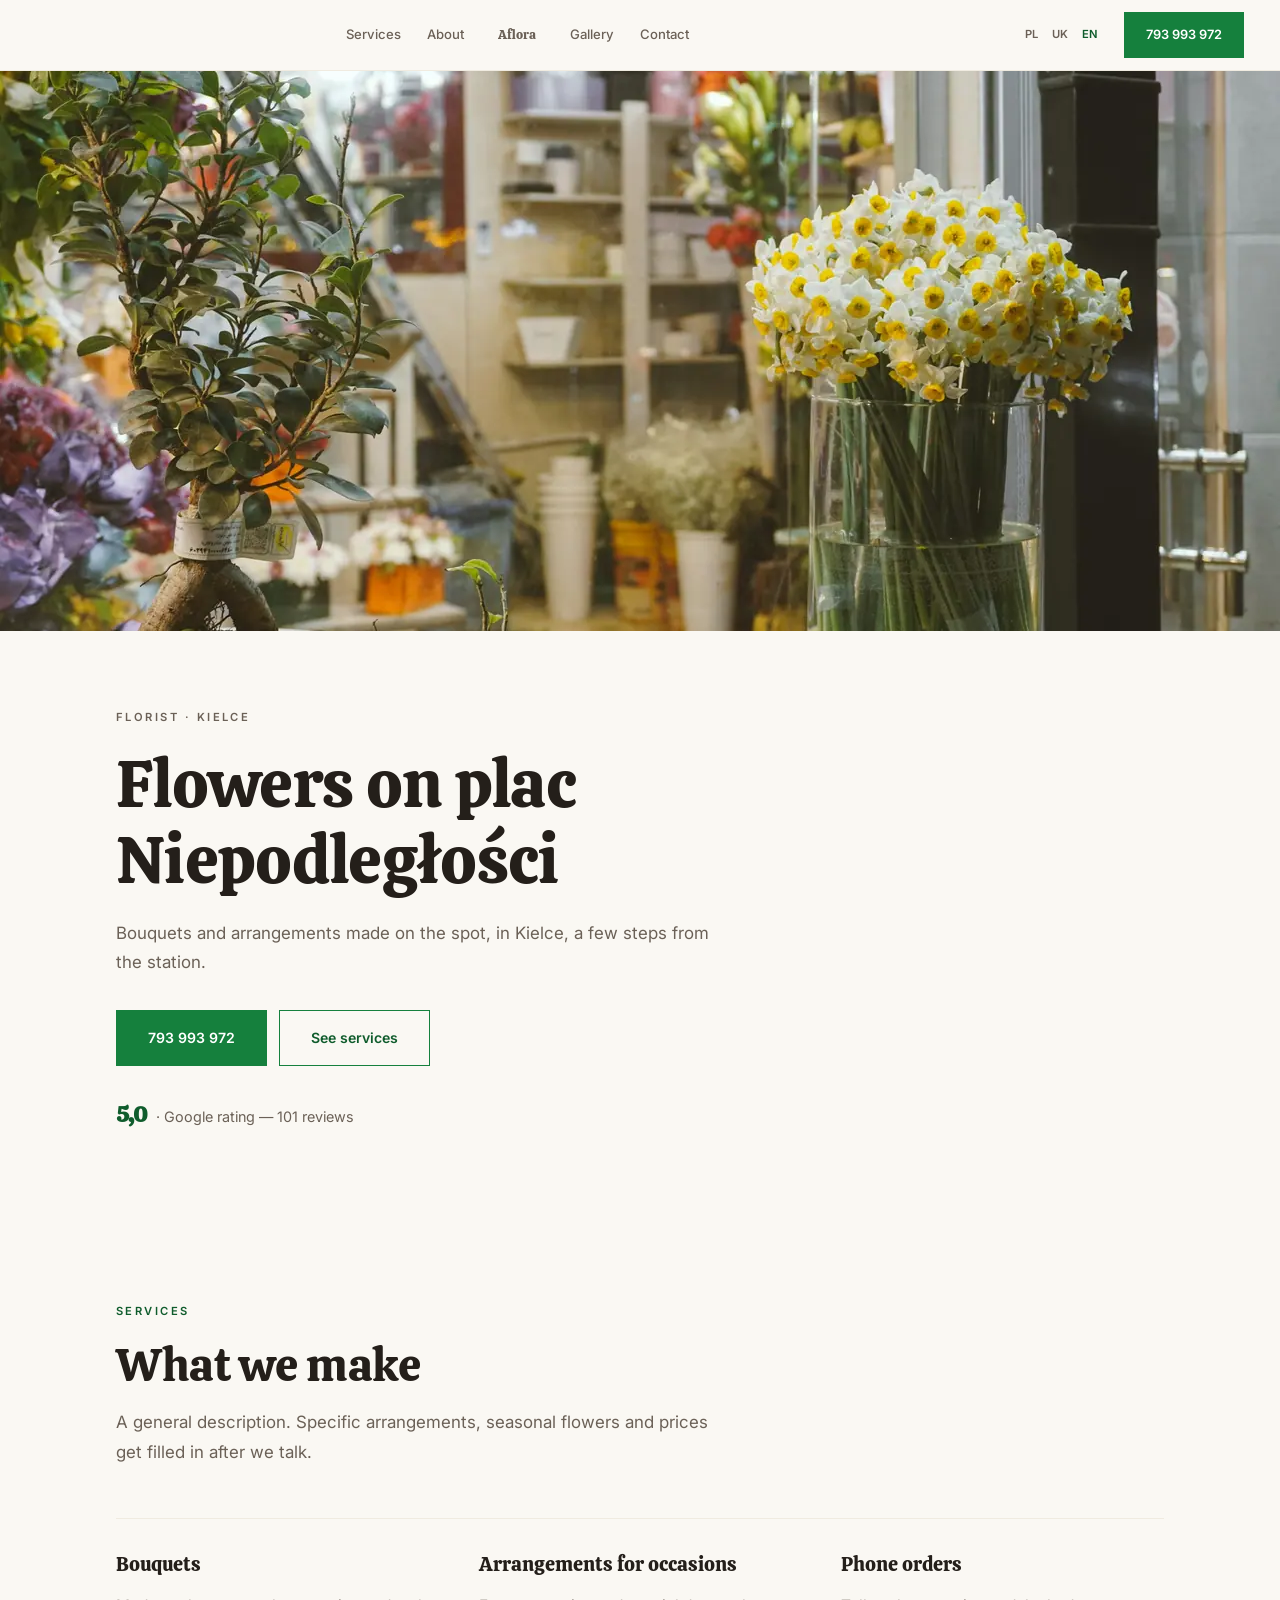
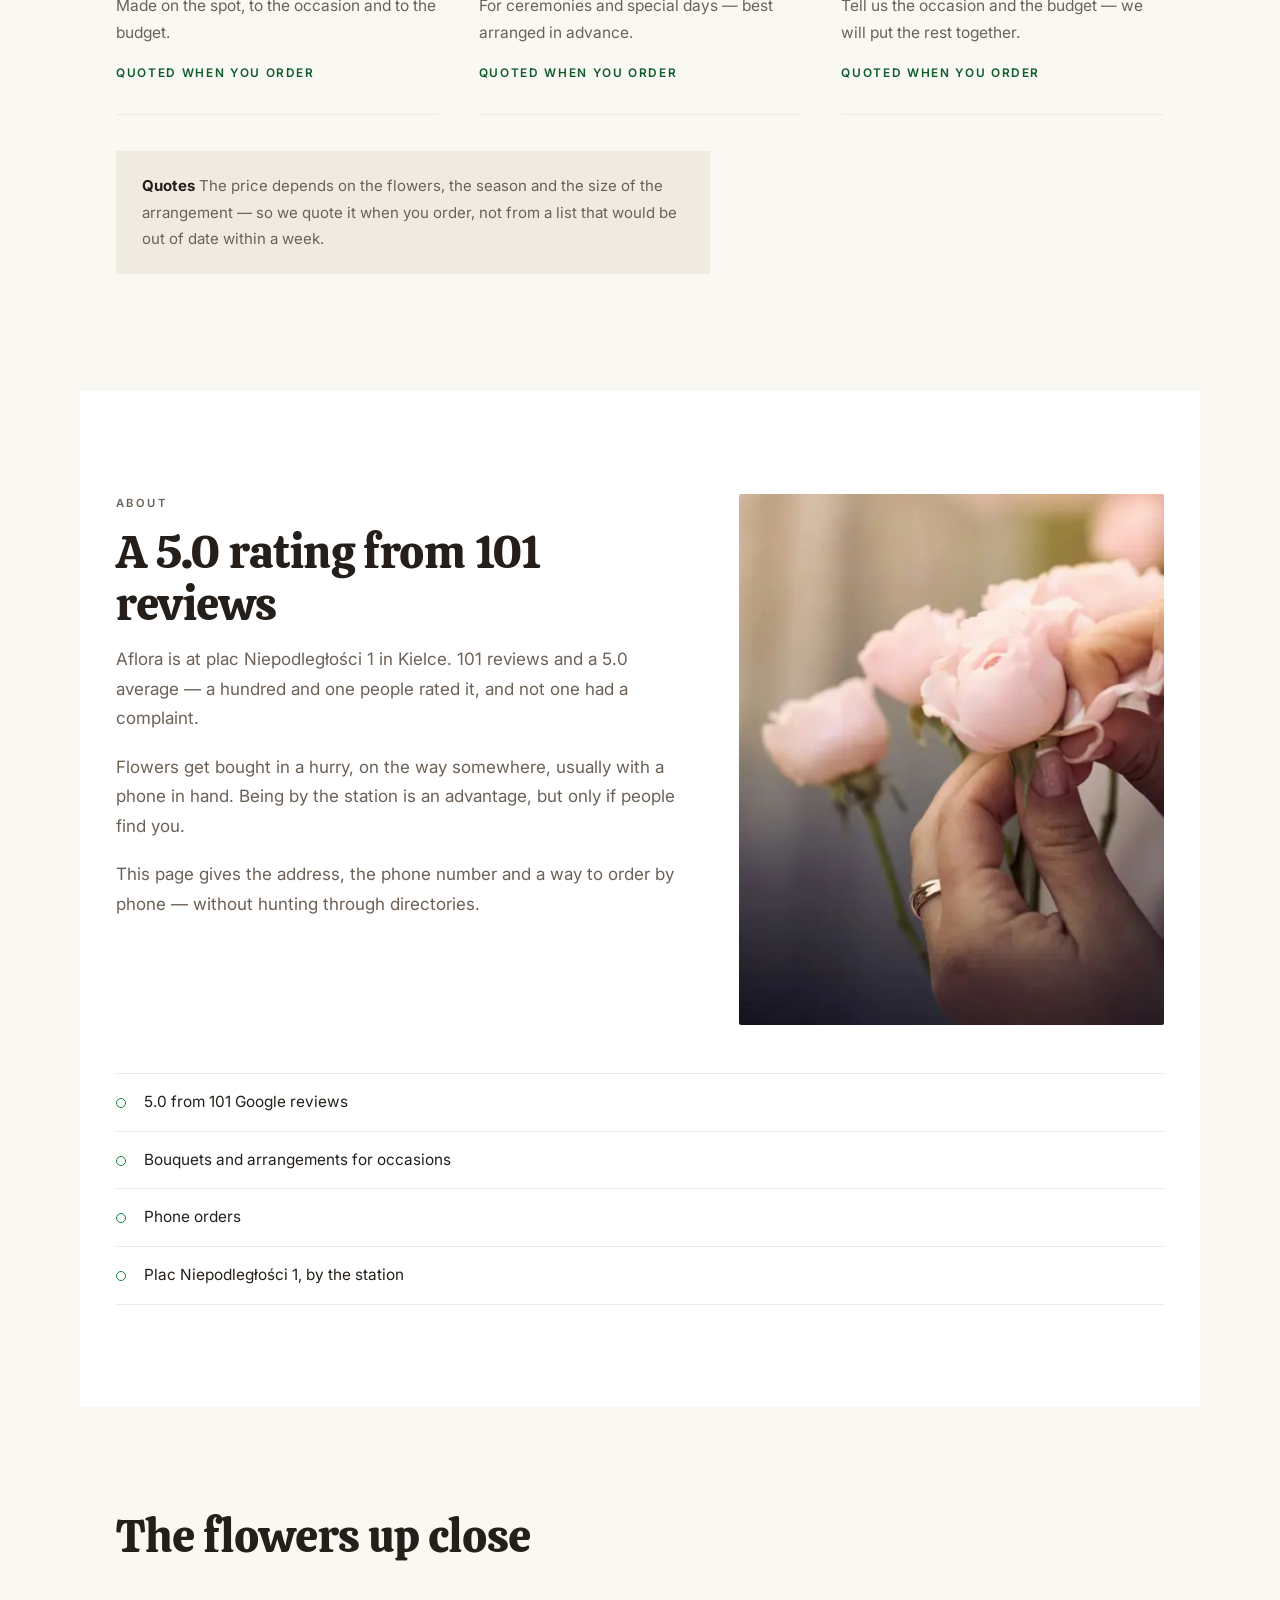
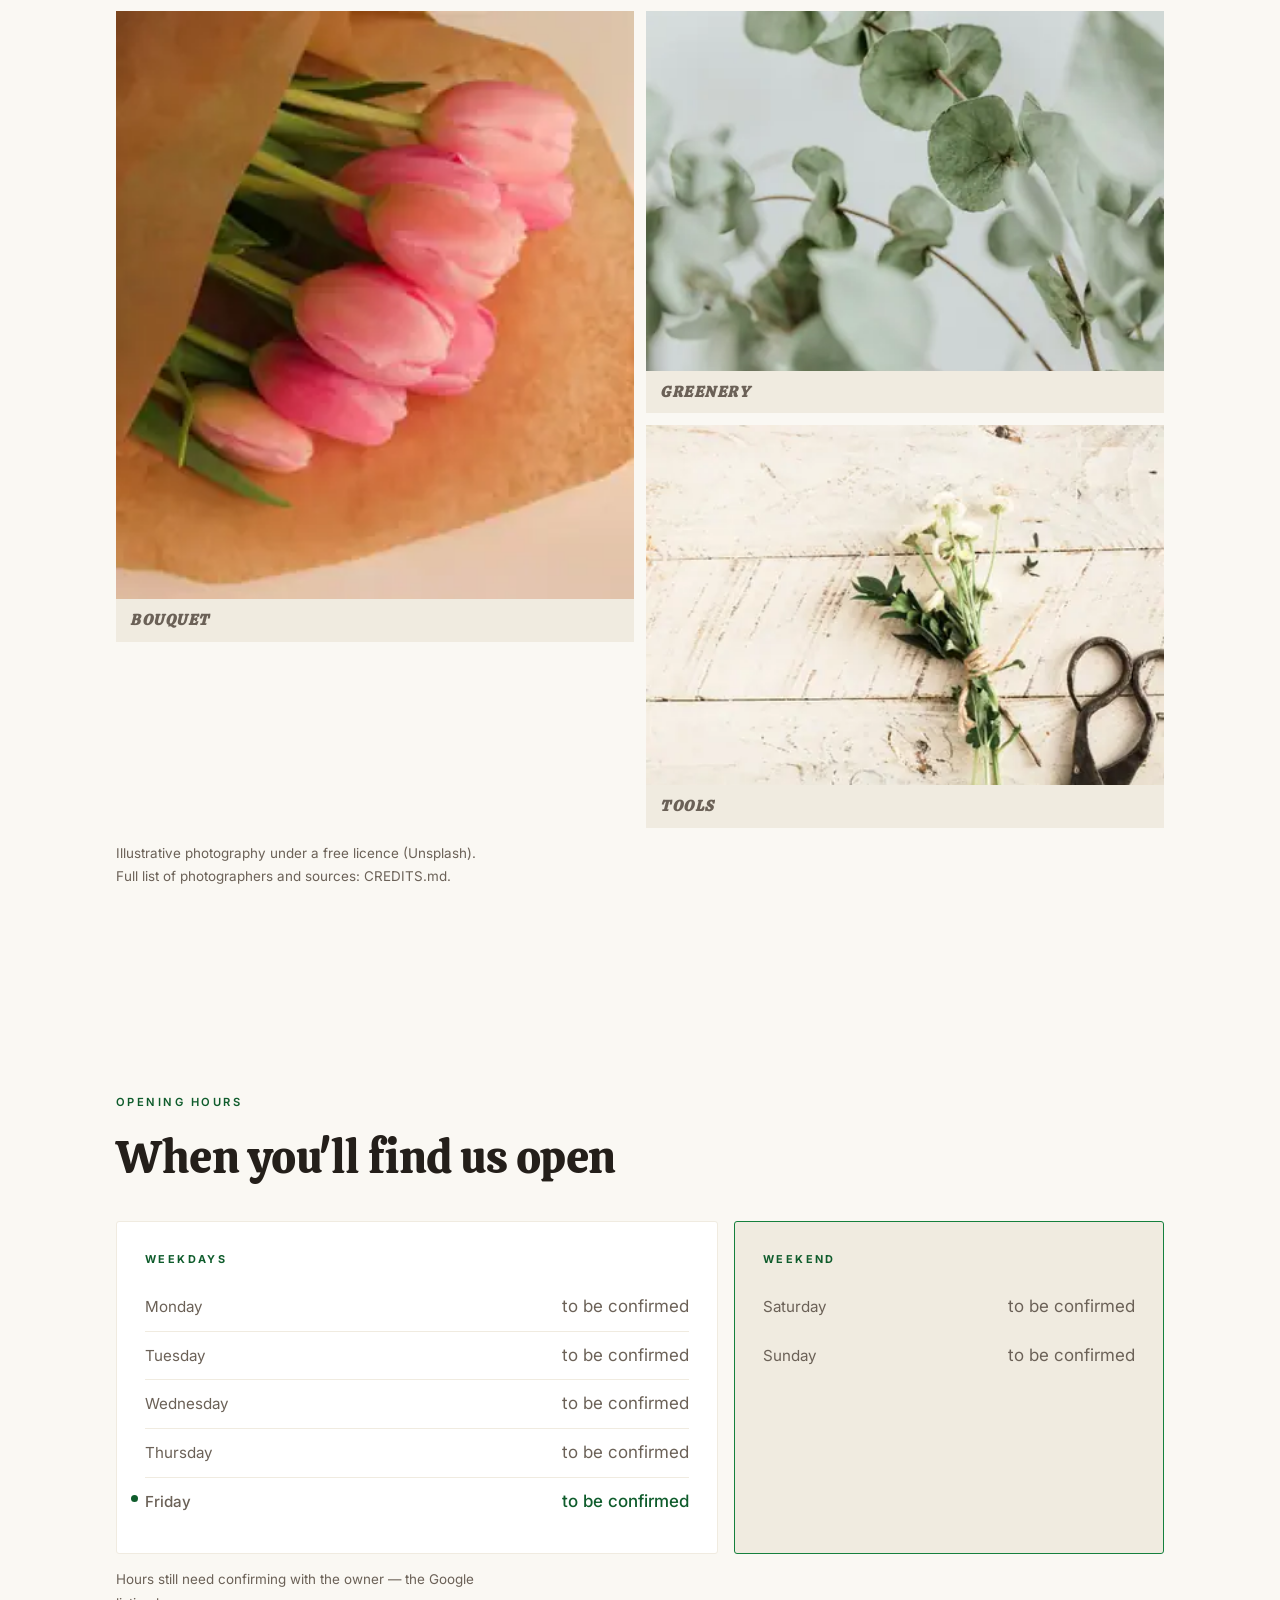
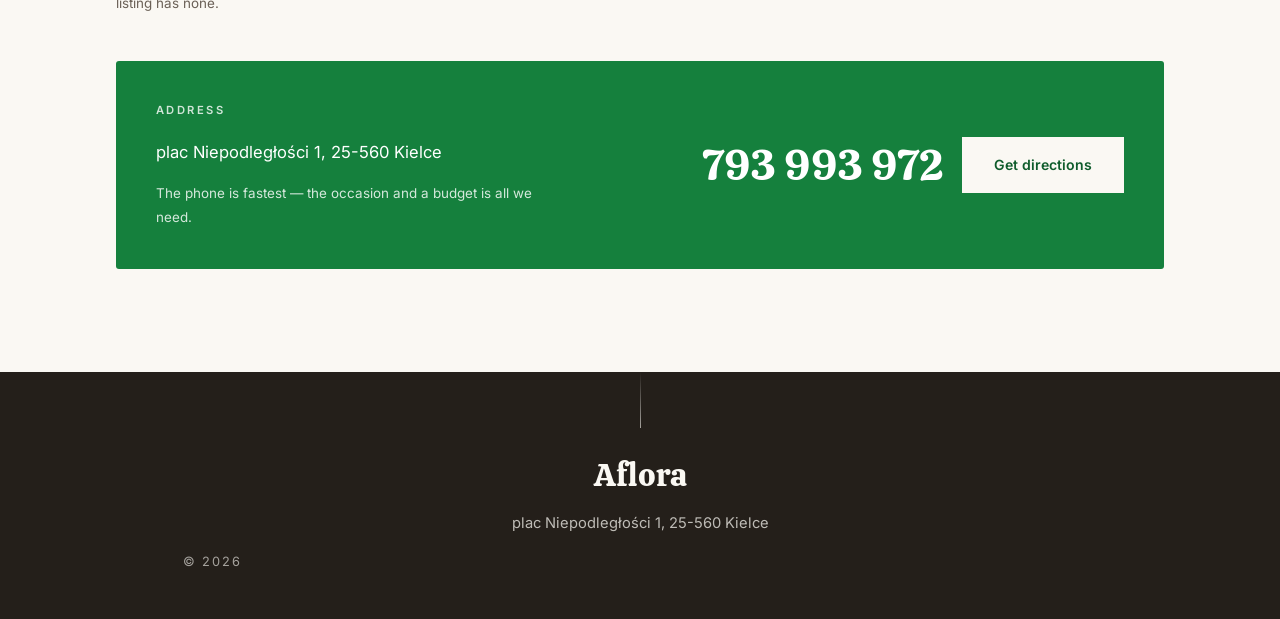
<file: index.html>
<!DOCTYPE html>
<html lang="pl">
<head>
<meta charset="utf-8">
<meta name="viewport" content="width=device-width, initial-scale=1">
<title>Aflora — kwiaciarnia, Kielce plac Niepodległości</title>
<meta name="description" content="Kwiaciarnia przy placu Niepodległości 1 w Kielcach. Bukiety i kompozycje okolicznościowe. Ocena 5,0 przy 101 opiniach.">
<meta name="robots" content="noindex, nofollow">
<link rel="canonical" href="https://otabekmamadaliev.github.io/aflora-kielce/">
<link rel="alternate" hreflang="pl" href="https://otabekmamadaliev.github.io/aflora-kielce/">
<link rel="alternate" hreflang="uk" href="https://otabekmamadaliev.github.io/aflora-kielce/uk/">
<link rel="alternate" hreflang="en" href="https://otabekmamadaliev.github.io/aflora-kielce/en/">
<link rel="alternate" hreflang="x-default" href="https://otabekmamadaliev.github.io/aflora-kielce/">
<meta name="theme-color" content="#15803D">
<meta property="og:type" content="website">
<meta property="og:locale" content="pl_PL">
<meta property="og:site_name" content="Aflora">
<meta property="og:title" content="Aflora — kwiaciarnia, Kielce plac Niepodległości">
<meta property="og:description" content="Kwiaciarnia przy placu Niepodległości 1 w Kielcach. Bukiety i kompozycje okolicznościowe. Ocena 5,0 przy 101 opiniach.">
<meta property="og:url" content="https://otabekmamadaliev.github.io/aflora-kielce/">
<meta property="og:image" content="https://otabekmamadaliev.github.io/aflora-kielce/assets/img/og.jpg">
<meta name="twitter:card" content="summary_large_image">
<link rel="icon" href="data:image/svg+xml,%3Csvg xmlns='http://www.w3.org/2000/svg' viewBox='0 0 32 32'%3E%3Crect width='32' height='32' fill='%23FAF8F3'/%3E%3Ctext x='16' y='23' font-family='Georgia,serif' font-size='18' fill='%2315803D' text-anchor='middle'%3EA%3C/text%3E%3C/svg%3E">
<link rel="preconnect" href="https://fonts.googleapis.com">
<link rel="preconnect" href="https://fonts.gstatic.com" crossorigin>
<link rel="stylesheet" href="https://fonts.googleapis.com/css2?family=Calistoga&family=Inter:wght@400;500;600&display=swap">
<script>
/* Wykrywanie języka — patrz kielce-web-studio/tmp/gen/lang-auto.mjs. */
(function(){
  try{
    var tu=document.documentElement.lang.slice(0,2), znane={pl:1,uk:1,en:1};
    function idz(l){var p=location.pathname.replace(/index\.html$/,'').replace(/\/(uk|en)\/?$/,'/');
      if(p.slice(-1)!=='/')p+='/';location.replace(l==='pl'?p:p+l+'/');}
    var w=null; try{w=localStorage.getItem('jezyk');}catch(e){}
    if(w&&znane[w]){if(w!==tu)idz(w);return;}
    if(tu!=='pl')return;
    try{if(sessionStorage.getItem('jezyk-auto'))return;sessionStorage.setItem('jezyk-auto','1');}catch(e){}
    var chce='en', lista=navigator.languages||[navigator.language||'en'];
    for(var i=0;i<lista.length;i++){var l=String(lista[i]).slice(0,2).toLowerCase();if(znane[l]){chce=l;break;}}
    if(chce!=='pl')idz(chce);
  }catch(e){}
})();
</script>
<link rel="stylesheet" href="assets/style.css">

<link rel="preload" as="image" href="assets/img/hero-2000.webp"
      imagesrcset="assets/img/hero-640.webp 640w, assets/img/hero-960.webp 960w, assets/img/hero-1280.webp 1280w, assets/img/hero-1600.webp 1600w, assets/img/hero-2000.webp 2000w" imagesizes="100vw" type="image/webp" fetchpriority="high">

</head>
<body>
<a class="skip" href="#tresc">Przejdź do treści</a>

<header class="szyld" id="gora">
  <nav class="spis" aria-label="Menu główne">
    <a href="#ukladamy">Usługi</a>
    <a href="#o-kwiaciarni">O nas</a>
    <a class="tytul-marki" href="#gora">Aflora</a>
    <a href="#kadry">Galeria</a>
    <a href="#kontakt">Kontakt</a>
  </nav>
  <div class="jz" role="group" aria-label="Wybór języka"><span class="lang is-on" aria-current="true">PL</span><a class="lang" href="uk/" hreflang="uk" title="Українська">UK</a><a class="lang" href="en/" hreflang="en" title="English">EN</a></div>
  <a class="telefon-gora" href="tel:+48793993972">793 993 972</a>
  <button class="ham" type="button" aria-expanded="false" aria-controls="mm" aria-label="Otwórz menu"><span></span><span></span><span></span></button>
</header>
<nav class="mm" id="mm" aria-label="Menu główne">
  <a href="#ukladamy">Usługi</a>
  <a href="#o-kwiaciarni">O nas</a>
  <a href="#kadry">Galeria</a>
  <a href="#kontakt">Kontakt</a>
  <div class="jz jz--mob" role="group" aria-label="Wybór języka"><span class="lang is-on" aria-current="true">PL</span><a class="lang" href="uk/" hreflang="uk" title="Українська">UK</a><a class="lang" href="en/" hreflang="en" title="English">EN</a></div>
</nav>

<main id="tresc">

  <!-- Odwrotnie niz wszedzie indziej: najpierw pelnej szerokosci fotografia,
       tytul dopiero POD nia. Kwiaciarnie oglada sie oczami, nie czyta. -->
  <div class="fotografia-otwarcia"><picture><source type="image/webp" srcset="assets/img/hero-640.webp 640w, assets/img/hero-960.webp 960w, assets/img/hero-1280.webp 1280w, assets/img/hero-1600.webp 1600w, assets/img/hero-2000.webp 2000w" sizes="100vw"><img class="img--hero" src="assets/img/hero-2000.jpg" srcset="assets/img/hero-640.jpg 640w, assets/img/hero-960.jpg 960w, assets/img/hero-1280.jpg 1280w, assets/img/hero-1600.jpg 1600w, assets/img/hero-2000.jpg 2000w" sizes="100vw" width="2000" height="1125" alt="Wnętrze kwiaciarni z doniczkowymi roślinami na pierwszym planie i wazonem żonkili na kontuarze" decoding="async" loading="eager" fetchpriority="high"></picture></div>

  <section class="winieta">
    <p class="nadpis">Kwiaciarnia &middot; Kielce</p>
    <h1>Kwiaciarnia przy placu Niepodległości</h1>
    <p class="wstep">Bukiety i kompozycje układane na miejscu, w Kielcach, kilka kroków od dworca.</p>
    <div class="przyciski">
      <a class="klaw" href="tel:+48793993972">793 993 972</a>
      <a class="klaw klaw--linia" href="#ukladamy">Zobacz usługi</a>
    </div>
    <p class="gwiazdki"><b>5,0</b> &middot; ocena w Google — 101 opinii</p>
  </section>

  <section class="ukladamy" id="ukladamy">
    <div class="tytul-sekcji">
      <p class="nadpis nadpis--zielony">Oferta</p>
      <h2>Co układamy</h2>
      <p class="wstep wstep--waski">Opis ogólny. Konkretne kompozycje, sezonowe kwiaty i ceny uzupełnimy po rozmowie.</p>
    </div>
    <div class="bukiety">

      <article class="bukiet">
        <h3>Bukiety</h3>
        <p>Układane na miejscu, pod okazję i pod budżet.</p>
        <span class="cena-bukietu">wycena przy zamówieniu</span>
      </article>

      <article class="bukiet">
        <h3>Kompozycje okolicznościowe</h3>
        <p>Na uroczystości i szczególne okazje — najlepiej ustalić z wyprzedzeniem.</p>
        <span class="cena-bukietu">wycena przy zamówieniu</span>
      </article>

      <article class="bukiet">
        <h3>Zamówienia telefoniczne</h3>
        <p>Powiedz, na jaką okazję i w jakim budżecie — resztę ułożymy.</p>
        <span class="cena-bukietu">wycena przy zamówieniu</span>
      </article>

    </div>
    <p class="przypis"><b>Wycena</b> Cena zależy od kwiatów, sezonu i wielkości kompozycji — dlatego ustalamy ją przy zamówieniu, a nie z cennika, który po tygodniu byłby nieaktualny.</p>
  </section>

  <section class="o-kwiaciarni" id="o-kwiaciarni">
    <div class="o-kwiaciarni-tekst">
      <p class="nadpis nadpis--zielony">O nas</p>
      <h2>Ocena 5,0 przy 101 opiniach</h2>
      <p>Aflora działa przy placu Niepodległości 1 w Kielcach. 101 opinii i średnia 5,0 — sto jeden osób oceniło i żadna nie miała zastrzeżeń.</p><p>Kwiaty kupuje się w pośpiechu, po drodze, często z telefonem w ręku. Lokalizacja przy dworcu to atut, ale tylko jeśli ktoś Was znajdzie.</p><p>Ta strona daje adres, telefon i możliwość zamówienia przez telefon — bez szukania po katalogach.</p>
    </div>
    <figure class="o-kwiaciarni-foto"><picture><source type="image/webp" srcset="assets/img/about-480.webp 480w, assets/img/about-720.webp 720w, assets/img/about-960.webp 960w, assets/img/about-1200.webp 1200w" sizes="(min-width: 1160px) 508px, (min-width: 900px) 45vw, calc(100vw - 40px)"><img class="img--about" src="assets/img/about-1200.jpg" srcset="assets/img/about-480.jpg 480w, assets/img/about-720.jpg 720w, assets/img/about-960.jpg 960w, assets/img/about-1200.jpg 1200w" sizes="(min-width: 1160px) 508px, (min-width: 900px) 45vw, calc(100vw - 40px)" width="1200" height="900" alt="Dłonie florystki układające jasnoróżowe piwonie w bukiecie" decoding="async" loading="lazy"></picture></figure>
    <ul class="obietnice"><li>5,0 przy 101 opiniach w Google</li><li>Bukiety i kompozycje okolicznościowe</li><li>Zamówienia telefoniczne</li><li>Plac Niepodległości 1, przy dworcu</li></ul>
  </section>


  <section class="kadry" id="kadry">
    <h2 class="kadry-tytul">Kwiaty z bliska</h2>
    <div class="kadry-rzad">
      <figure><picture><source type="image/webp" srcset="assets/img/detail-1-400.webp 400w, assets/img/detail-1-600.webp 600w, assets/img/detail-1-800.webp 800w" sizes="(min-width: 1160px) 350px, (min-width: 980px) 31vw, (min-width: 640px) calc(50vw - 28px), calc(100vw - 40px)"><img class="img--detail-1" src="assets/img/detail-1-800.jpg" srcset="assets/img/detail-1-400.jpg 400w, assets/img/detail-1-600.jpg 600w, assets/img/detail-1-800.jpg 800w" sizes="(min-width: 1160px) 350px, (min-width: 980px) 31vw, (min-width: 640px) calc(50vw - 28px), calc(100vw - 40px)" width="800" height="600" alt="Bukiet różowych tulipanów zawinięty w brązowy papier pakowy" decoding="async" loading="lazy"></picture><figcaption><em>Bukiet</em></figcaption></figure><figure><picture><source type="image/webp" srcset="assets/img/detail-2-400.webp 400w, assets/img/detail-2-600.webp 600w, assets/img/detail-2-800.webp 800w" sizes="(min-width: 1160px) 350px, (min-width: 980px) 31vw, (min-width: 640px) calc(50vw - 28px), calc(100vw - 40px)"><img class="img--detail-2" src="assets/img/detail-2-800.jpg" srcset="assets/img/detail-2-400.jpg 400w, assets/img/detail-2-600.jpg 600w, assets/img/detail-2-800.jpg 800w" sizes="(min-width: 1160px) 350px, (min-width: 980px) 31vw, (min-width: 640px) calc(50vw - 28px), calc(100vw - 40px)" width="800" height="600" alt="Zbliżenie gałązki z okrągłymi, srebrzystozielonymi liśćmi eukaliptusa" decoding="async" loading="lazy"></picture><figcaption><em>Zieleń</em></figcaption></figure><figure><picture><source type="image/webp" srcset="assets/img/detail-3-400.webp 400w, assets/img/detail-3-600.webp 600w, assets/img/detail-3-800.webp 800w" sizes="(min-width: 1160px) 350px, (min-width: 980px) 31vw, (min-width: 640px) calc(50vw - 28px), calc(100vw - 40px)"><img class="img--detail-3" src="assets/img/detail-3-800.jpg" srcset="assets/img/detail-3-400.jpg 400w, assets/img/detail-3-600.jpg 600w, assets/img/detail-3-800.jpg 800w" sizes="(min-width: 1160px) 350px, (min-width: 980px) 31vw, (min-width: 640px) calc(50vw - 28px), calc(100vw - 40px)" width="800" height="600" alt="Gałązka białych kwiatów przewiązana sznurkiem obok starych nożyczek na drewnianym blacie" decoding="async" loading="lazy"></picture><figcaption><em>Narzędzia</em></figcaption></figure>
    </div>
    <p class="mala-notka">Zdjęcia ilustracyjne na wolnej licencji (Unsplash). Pełna lista autorów i źródeł: CREDITS.md.</p>
  </section>


  <section class="kontakt" id="kontakt">
    <!-- Kwiaty kupuje się inaczej w tygodniu niż w sobotę: w tygodniu po drodze
         z pracy, w weekend na konkretną okazję. Godziny idą więc w dwóch
         kolumnach zamiast siedmiu wierszy, a adres i numer stoją pod nimi
         w jednym pasie — bez ramki z Google. -->
    <p class="nadpis nadpis--zielony">Godziny otwarcia</p>
    <h2>Kiedy nas zastaniesz</h2>

    <div class="dwa-tygodnie">
      <div class="blok-dni">
        <p class="blok-tytul">Tydzień roboczy</p>
        <ul><li class="dzien-poz dzien-poz--zamkniete" data-dzien="0"><span>Poniedziałek</span><b>do potwierdzenia</b></li><li class="dzien-poz dzien-poz--zamkniete" data-dzien="1"><span>Wtorek</span><b>do potwierdzenia</b></li><li class="dzien-poz dzien-poz--zamkniete" data-dzien="2"><span>Środa</span><b>do potwierdzenia</b></li><li class="dzien-poz dzien-poz--zamkniete" data-dzien="3"><span>Czwartek</span><b>do potwierdzenia</b></li><li class="dzien-poz dzien-poz--zamkniete" data-dzien="4"><span>Piątek</span><b>do potwierdzenia</b></li></ul>
      </div>
      <div class="blok-dni blok-dni--weekend">
        <p class="blok-tytul">Weekend</p>
        <ul><li class="dzien-poz dzien-poz--zamkniete" data-dzien="5"><span>Sobota</span><b>do potwierdzenia</b></li><li class="dzien-poz dzien-poz--zamkniete" data-dzien="6"><span>Niedziela</span><b>do potwierdzenia</b></li></ul>
      </div>
    </div>
    <p class="mala-notka">Godziny do potwierdzenia z właścicielem — w wizytówce Google ich nie ma.</p>

    <div class="pas-listek">
      <div>
        <p class="nadpis">Adres</p>
        <p class="adres">plac Niepodległości 1, 25-560 Kielce</p>
        <p class="mala-notka">Najszybciej telefonicznie — wystarczy okazja i budżet.</p>
      </div>
      <div class="pas-listek-akcje">
        <a class="numer-duzy" href="tel:+48793993972">793 993 972</a>
        <a class="klaw klaw--kremowy" href="https://www.google.com/maps/place/?q=place_id:ChIJd0SRIPEnGEcRERHNJtUrzM0" target="_blank" rel="noopener">Wyznacz trasę</a>
      </div>
    </div>
  </section>

</main>

<footer class="stopa">
  <span class="stopa-lodyga" aria-hidden="true"></span>
  <p class="stopa-marka">Aflora</p>
  <p class="stopa-adres">plac Niepodległości 1, 25-560 Kielce</p>
  <p class="mala-notka">&copy; 2026</p>
</footer>

<script id="i18n" type="application/json">{"sending":"Wysyłanie…","fillAll":"Uzupełnij wszystkie pola formularza.","openingMail":"Otwieramy Twój program pocztowy…","notConnected":"Formularz nie jest jeszcze podłączony. Prosimy o kontakt telefoniczny.","sent":"Dziękujemy! Wiadomość została wysłana — odezwiemy się wkrótce.","failed":"Nie udało się wysłać wiadomości. Prosimy o kontakt telefoniczny.","mailName":"Imię i nazwisko","mailContact":"Kontakt","backToTop":"Wróć na górę","closeGallery":"Zamknij podgląd","prevImage":"Poprzednie zdjęcie","nextImage":"Następne zdjęcie","closeMenu":"Zamknij menu"}</script>
<script src="assets/app.js" defer></script>
<script type="application/ld+json">{
  "@context": "https://schema.org",
  "@type": "Florist",
  "name": "Aflora",
  "image": "https://otabekmamadaliev.github.io/aflora-kielce/assets/img/og.jpg",
  "url": "https://otabekmamadaliev.github.io/aflora-kielce/",
  "telephone": "+48793993972",
  "priceRange": "$$",
  "address": {
    "@type": "PostalAddress",
    "streetAddress": "plac Niepodległości 1",
    "addressLocality": "Kielce",
    "postalCode": "25-560",
    "addressRegion": "świętokrzyskie",
    "addressCountry": "PL"
  },
  "geo": {
    "@type": "GeoCoordinates",
    "latitude": 50.874206,
    "longitude": 20.61847
  },
  "hasMap": "https://www.google.com/maps/place/?q=place_id:ChIJd0SRIPEnGEcRERHNJtUrzM0",
  "areaServed": {
    "@type": "City",
    "name": "Kielce"
  },
  "sameAs": []
}</script>
</body>
</html>
</file>
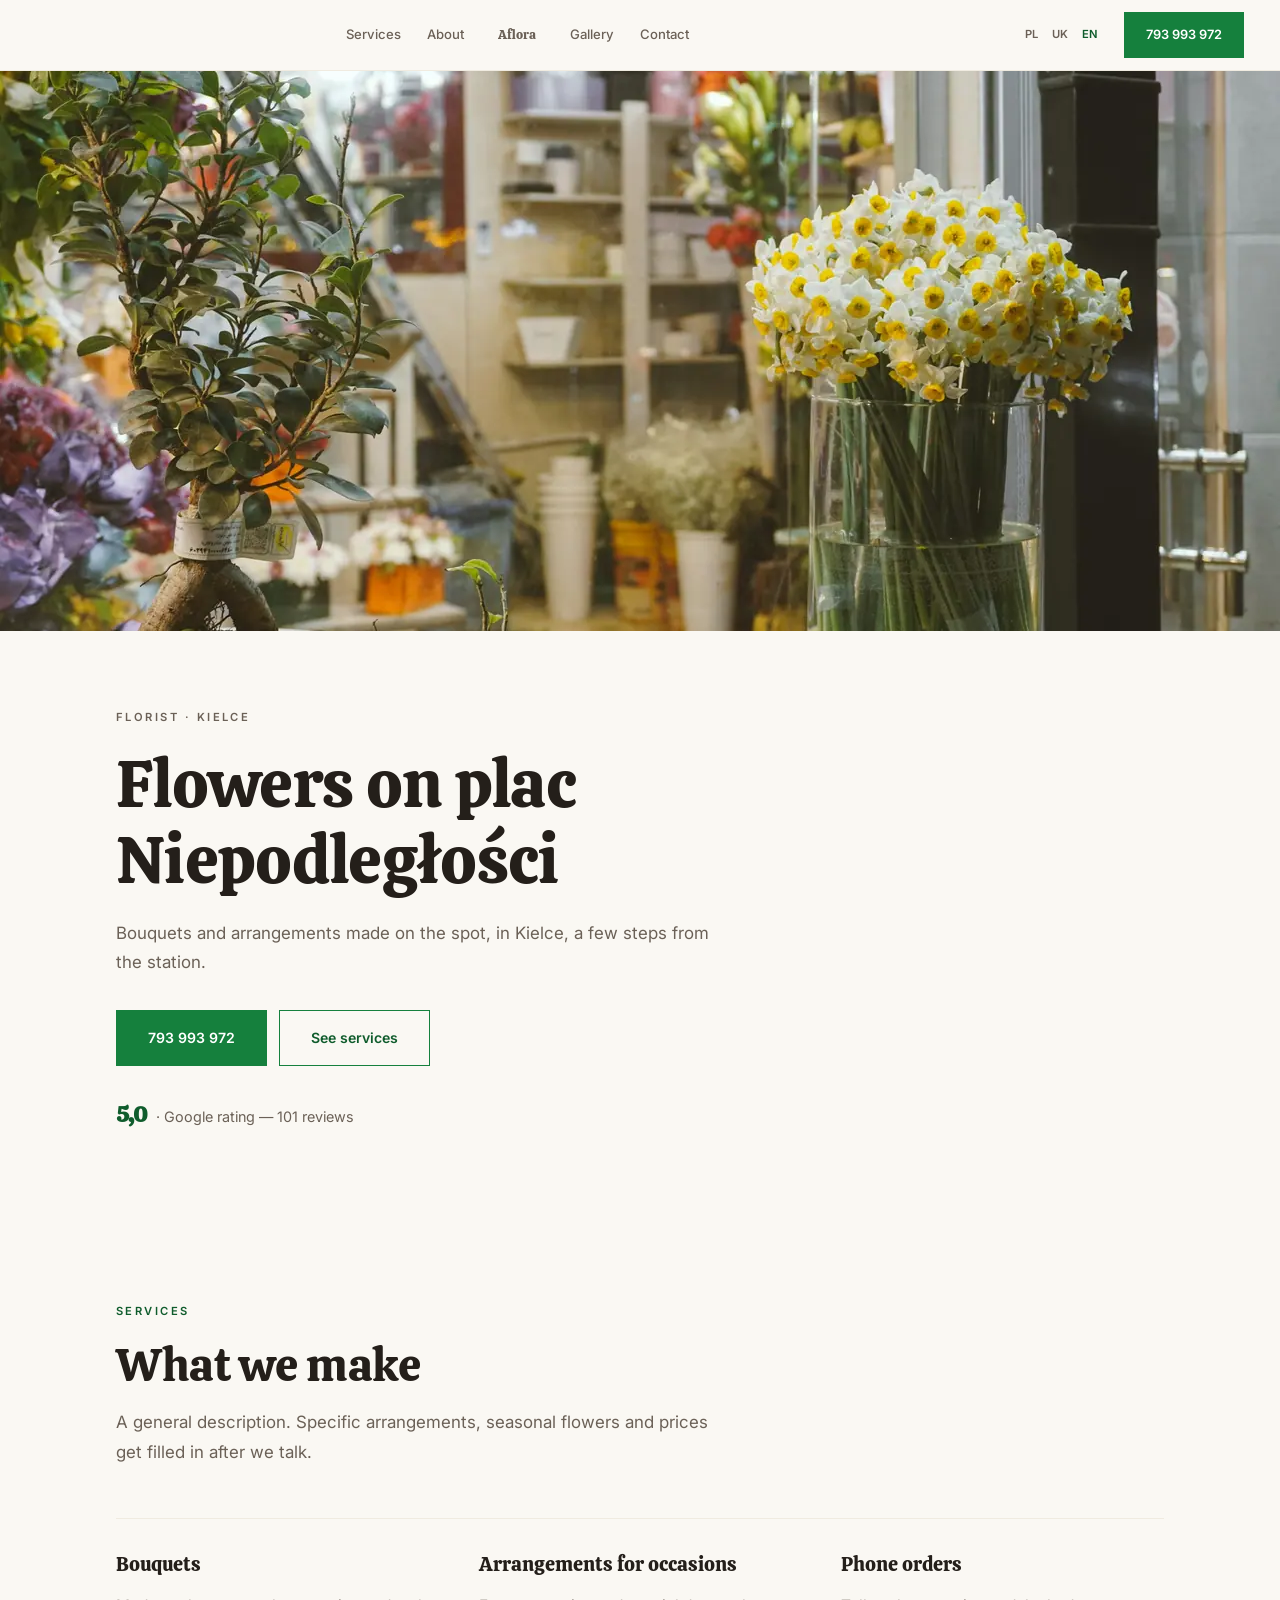
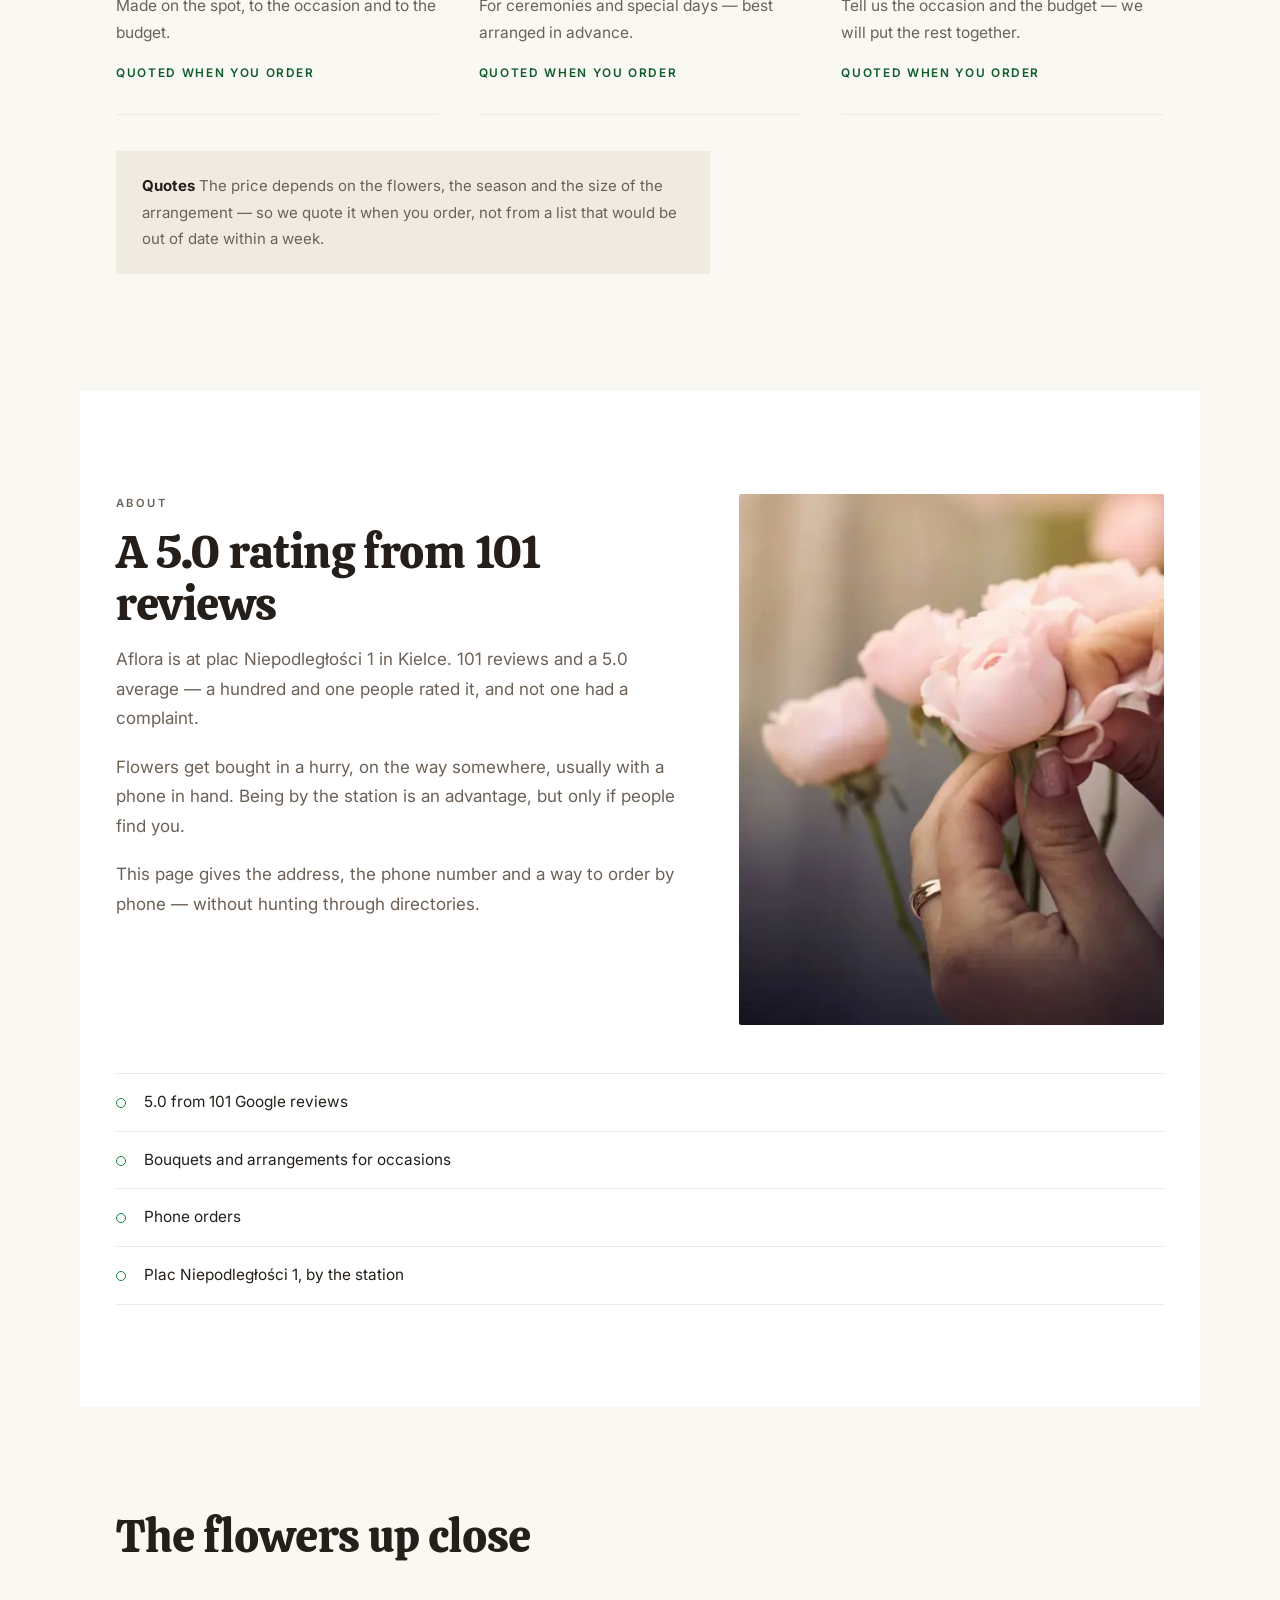
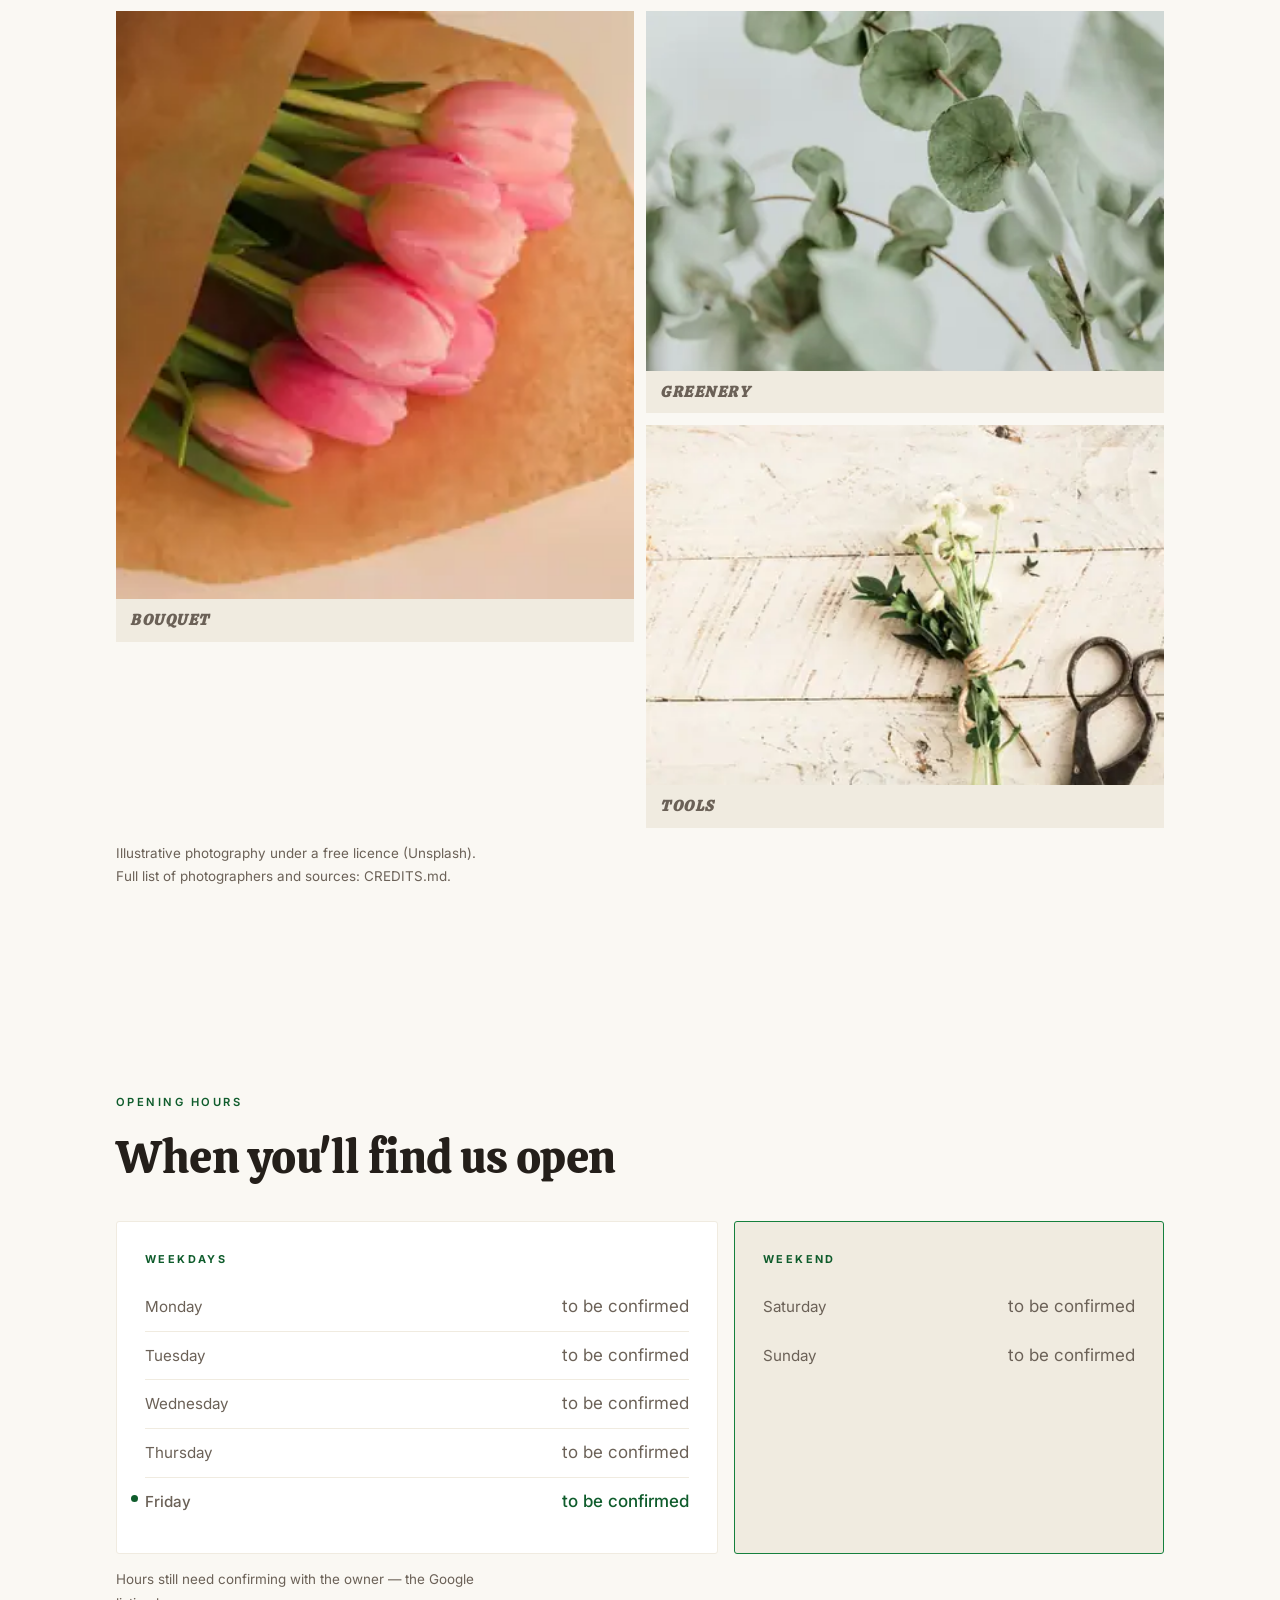
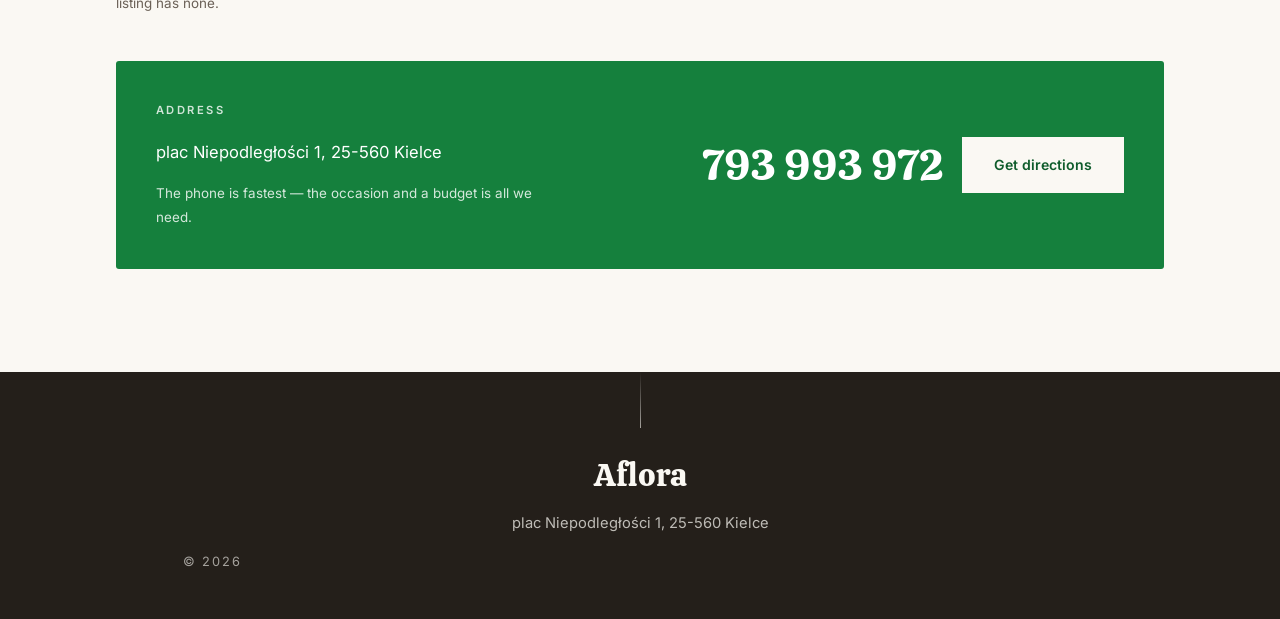
<file: en/index.html>
<!DOCTYPE html>
<html lang="en">
<head>
<meta charset="utf-8">
<meta name="viewport" content="width=device-width, initial-scale=1">
<title>Aflora — florist, Kielce, plac Niepodległości</title>
<meta name="description" content="Florist at plac Niepodległości 1 in Kielce. Bouquets and arrangements for occasions. Rated 5.0 from 101 reviews.">
<meta name="robots" content="noindex, nofollow">
<link rel="canonical" href="https://otabekmamadaliev.github.io/aflora-kielce/en/">
<link rel="alternate" hreflang="pl" href="https://otabekmamadaliev.github.io/aflora-kielce/">
<link rel="alternate" hreflang="uk" href="https://otabekmamadaliev.github.io/aflora-kielce/uk/">
<link rel="alternate" hreflang="en" href="https://otabekmamadaliev.github.io/aflora-kielce/en/">
<link rel="alternate" hreflang="x-default" href="https://otabekmamadaliev.github.io/aflora-kielce/">
<meta name="theme-color" content="#15803D">
<meta property="og:type" content="website">
<meta property="og:locale" content="en_GB">
<meta property="og:site_name" content="Aflora">
<meta property="og:title" content="Aflora — florist, Kielce, plac Niepodległości">
<meta property="og:description" content="Florist at plac Niepodległości 1 in Kielce. Bouquets and arrangements for occasions. Rated 5.0 from 101 reviews.">
<meta property="og:url" content="https://otabekmamadaliev.github.io/aflora-kielce/en/">
<meta property="og:image" content="https://otabekmamadaliev.github.io/aflora-kielce/assets/img/og.jpg">
<meta name="twitter:card" content="summary_large_image">
<link rel="icon" href="data:image/svg+xml,%3Csvg xmlns='http://www.w3.org/2000/svg' viewBox='0 0 32 32'%3E%3Crect width='32' height='32' fill='%23FAF8F3'/%3E%3Ctext x='16' y='23' font-family='Georgia,serif' font-size='18' fill='%2315803D' text-anchor='middle'%3EA%3C/text%3E%3C/svg%3E">
<link rel="preconnect" href="https://fonts.googleapis.com">
<link rel="preconnect" href="https://fonts.gstatic.com" crossorigin>
<link rel="stylesheet" href="https://fonts.googleapis.com/css2?family=Calistoga&family=Inter:wght@400;500;600&display=swap">
<script>
/* Wykrywanie języka — patrz kielce-web-studio/tmp/gen/lang-auto.mjs. */
(function(){
  try{
    var tu=document.documentElement.lang.slice(0,2), znane={pl:1,uk:1,en:1};
    function idz(l){var p=location.pathname.replace(/index\.html$/,'').replace(/\/(uk|en)\/?$/,'/');
      if(p.slice(-1)!=='/')p+='/';location.replace(l==='pl'?p:p+l+'/');}
    var w=null; try{w=localStorage.getItem('jezyk');}catch(e){}
    if(w&&znane[w]){if(w!==tu)idz(w);return;}
    if(tu!=='pl')return;
    try{if(sessionStorage.getItem('jezyk-auto'))return;sessionStorage.setItem('jezyk-auto','1');}catch(e){}
    var chce='en', lista=navigator.languages||[navigator.language||'en'];
    for(var i=0;i<lista.length;i++){var l=String(lista[i]).slice(0,2).toLowerCase();if(znane[l]){chce=l;break;}}
    if(chce!=='pl')idz(chce);
  }catch(e){}
})();
</script>
<link rel="stylesheet" href="../assets/style.css">

<link rel="preload" as="image" href="../assets/img/hero-2000.webp"
      imagesrcset="../assets/img/hero-640.webp 640w, ../assets/img/hero-960.webp 960w, ../assets/img/hero-1280.webp 1280w, ../assets/img/hero-1600.webp 1600w, ../assets/img/hero-2000.webp 2000w" imagesizes="100vw" type="image/webp" fetchpriority="high">

</head>
<body>
<a class="skip" href="#tresc">Skip to content</a>

<header class="szyld" id="gora">
  <nav class="spis" aria-label="Main menu">
    <a href="#ukladamy">Services</a>
    <a href="#o-kwiaciarni">About</a>
    <a class="tytul-marki" href="#gora">Aflora</a>
    <a href="#kadry">Gallery</a>
    <a href="#kontakt">Contact</a>
  </nav>
  <div class="jz" role="group" aria-label="Language"><a class="lang" href=".././" hreflang="pl" title="Polski">PL</a><a class="lang" href="../uk/" hreflang="uk" title="Українська">UK</a><span class="lang is-on" aria-current="true">EN</span></div>
  <a class="telefon-gora" href="tel:+48793993972">793 993 972</a>
  <button class="ham" type="button" aria-expanded="false" aria-controls="mm" aria-label="Open menu"><span></span><span></span><span></span></button>
</header>
<nav class="mm" id="mm" aria-label="Main menu">
  <a href="#ukladamy">Services</a>
  <a href="#o-kwiaciarni">About</a>
  <a href="#kadry">Gallery</a>
  <a href="#kontakt">Contact</a>
  <div class="jz jz--mob" role="group" aria-label="Language"><a class="lang" href=".././" hreflang="pl" title="Polski">PL</a><a class="lang" href="../uk/" hreflang="uk" title="Українська">UK</a><span class="lang is-on" aria-current="true">EN</span></div>
</nav>

<main id="tresc">

  <!-- Odwrotnie niz wszedzie indziej: najpierw pelnej szerokosci fotografia,
       tytul dopiero POD nia. Kwiaciarnie oglada sie oczami, nie czyta. -->
  <div class="fotografia-otwarcia"><picture><source type="image/webp" srcset="../assets/img/hero-640.webp 640w, ../assets/img/hero-960.webp 960w, ../assets/img/hero-1280.webp 1280w, ../assets/img/hero-1600.webp 1600w, ../assets/img/hero-2000.webp 2000w" sizes="100vw"><img class="img--hero" src="../assets/img/hero-2000.jpg" srcset="../assets/img/hero-640.jpg 640w, ../assets/img/hero-960.jpg 960w, ../assets/img/hero-1280.jpg 1280w, ../assets/img/hero-1600.jpg 1600w, ../assets/img/hero-2000.jpg 2000w" sizes="100vw" width="2000" height="1125" alt="Wnętrze kwiaciarni z doniczkowymi roślinami na pierwszym planie i wazonem żonkili na kontuarze" decoding="async" loading="eager" fetchpriority="high"></picture></div>

  <section class="winieta">
    <p class="nadpis">Florist &middot; Kielce</p>
    <h1>Flowers on plac Niepodległości</h1>
    <p class="wstep">Bouquets and arrangements made on the spot, in Kielce, a few steps from the station.</p>
    <div class="przyciski">
      <a class="klaw" href="tel:+48793993972">793 993 972</a>
      <a class="klaw klaw--linia" href="#ukladamy">See services</a>
    </div>
    <p class="gwiazdki"><b>5,0</b> &middot; Google rating — 101 reviews</p>
  </section>

  <section class="ukladamy" id="ukladamy">
    <div class="tytul-sekcji">
      <p class="nadpis nadpis--zielony">Services</p>
      <h2>What we make</h2>
      <p class="wstep wstep--waski">A general description. Specific arrangements, seasonal flowers and prices get filled in after we talk.</p>
    </div>
    <div class="bukiety">

      <article class="bukiet">
        <h3>Bouquets</h3>
        <p>Made on the spot, to the occasion and to the budget.</p>
        <span class="cena-bukietu">quoted when you order</span>
      </article>

      <article class="bukiet">
        <h3>Arrangements for occasions</h3>
        <p>For ceremonies and special days — best arranged in advance.</p>
        <span class="cena-bukietu">quoted when you order</span>
      </article>

      <article class="bukiet">
        <h3>Phone orders</h3>
        <p>Tell us the occasion and the budget — we will put the rest together.</p>
        <span class="cena-bukietu">quoted when you order</span>
      </article>

    </div>
    <p class="przypis"><b>Quotes</b> The price depends on the flowers, the season and the size of the arrangement — so we quote it when you order, not from a list that would be out of date within a week.</p>
  </section>

  <section class="o-kwiaciarni" id="o-kwiaciarni">
    <div class="o-kwiaciarni-tekst">
      <p class="nadpis nadpis--zielony">About</p>
      <h2>A 5.0 rating from 101 reviews</h2>
      <p>Aflora is at plac Niepodległości 1 in Kielce. 101 reviews and a 5.0 average — a hundred and one people rated it, and not one had a complaint.</p><p>Flowers get bought in a hurry, on the way somewhere, usually with a phone in hand. Being by the station is an advantage, but only if people find you.</p><p>This page gives the address, the phone number and a way to order by phone — without hunting through directories.</p>
    </div>
    <figure class="o-kwiaciarni-foto"><picture><source type="image/webp" srcset="../assets/img/about-480.webp 480w, ../assets/img/about-720.webp 720w, ../assets/img/about-960.webp 960w, ../assets/img/about-1200.webp 1200w" sizes="(min-width: 1160px) 508px, (min-width: 900px) 45vw, calc(100vw - 40px)"><img class="img--about" src="../assets/img/about-1200.jpg" srcset="../assets/img/about-480.jpg 480w, ../assets/img/about-720.jpg 720w, ../assets/img/about-960.jpg 960w, ../assets/img/about-1200.jpg 1200w" sizes="(min-width: 1160px) 508px, (min-width: 900px) 45vw, calc(100vw - 40px)" width="1200" height="900" alt="Dłonie florystki układające jasnoróżowe piwonie w bukiecie" decoding="async" loading="lazy"></picture></figure>
    <ul class="obietnice"><li>5.0 from 101 Google reviews</li><li>Bouquets and arrangements for occasions</li><li>Phone orders</li><li>Plac Niepodległości 1, by the station</li></ul>
  </section>


  <section class="kadry" id="kadry">
    <h2 class="kadry-tytul">The flowers up close</h2>
    <div class="kadry-rzad">
      <figure><picture><source type="image/webp" srcset="../assets/img/detail-1-400.webp 400w, ../assets/img/detail-1-600.webp 600w, ../assets/img/detail-1-800.webp 800w" sizes="(min-width: 1160px) 350px, (min-width: 980px) 31vw, (min-width: 640px) calc(50vw - 28px), calc(100vw - 40px)"><img class="img--detail-1" src="../assets/img/detail-1-800.jpg" srcset="../assets/img/detail-1-400.jpg 400w, ../assets/img/detail-1-600.jpg 600w, ../assets/img/detail-1-800.jpg 800w" sizes="(min-width: 1160px) 350px, (min-width: 980px) 31vw, (min-width: 640px) calc(50vw - 28px), calc(100vw - 40px)" width="800" height="600" alt="Bukiet różowych tulipanów zawinięty w brązowy papier pakowy" decoding="async" loading="lazy"></picture><figcaption><em>Bouquet</em></figcaption></figure><figure><picture><source type="image/webp" srcset="../assets/img/detail-2-400.webp 400w, ../assets/img/detail-2-600.webp 600w, ../assets/img/detail-2-800.webp 800w" sizes="(min-width: 1160px) 350px, (min-width: 980px) 31vw, (min-width: 640px) calc(50vw - 28px), calc(100vw - 40px)"><img class="img--detail-2" src="../assets/img/detail-2-800.jpg" srcset="../assets/img/detail-2-400.jpg 400w, ../assets/img/detail-2-600.jpg 600w, ../assets/img/detail-2-800.jpg 800w" sizes="(min-width: 1160px) 350px, (min-width: 980px) 31vw, (min-width: 640px) calc(50vw - 28px), calc(100vw - 40px)" width="800" height="600" alt="Zbliżenie gałązki z okrągłymi, srebrzystozielonymi liśćmi eukaliptusa" decoding="async" loading="lazy"></picture><figcaption><em>Greenery</em></figcaption></figure><figure><picture><source type="image/webp" srcset="../assets/img/detail-3-400.webp 400w, ../assets/img/detail-3-600.webp 600w, ../assets/img/detail-3-800.webp 800w" sizes="(min-width: 1160px) 350px, (min-width: 980px) 31vw, (min-width: 640px) calc(50vw - 28px), calc(100vw - 40px)"><img class="img--detail-3" src="../assets/img/detail-3-800.jpg" srcset="../assets/img/detail-3-400.jpg 400w, ../assets/img/detail-3-600.jpg 600w, ../assets/img/detail-3-800.jpg 800w" sizes="(min-width: 1160px) 350px, (min-width: 980px) 31vw, (min-width: 640px) calc(50vw - 28px), calc(100vw - 40px)" width="800" height="600" alt="Gałązka białych kwiatów przewiązana sznurkiem obok starych nożyczek na drewnianym blacie" decoding="async" loading="lazy"></picture><figcaption><em>Tools</em></figcaption></figure>
    </div>
    <p class="mala-notka">Illustrative photography under a free licence (Unsplash). Full list of photographers and sources: CREDITS.md.</p>
  </section>


  <section class="kontakt" id="kontakt">
    <!-- Kwiaty kupuje się inaczej w tygodniu niż w sobotę: w tygodniu po drodze
         z pracy, w weekend na konkretną okazję. Godziny idą więc w dwóch
         kolumnach zamiast siedmiu wierszy, a adres i numer stoją pod nimi
         w jednym pasie — bez ramki z Google. -->
    <p class="nadpis nadpis--zielony">Opening hours</p>
    <h2>When you&#39;ll find us open</h2>

    <div class="dwa-tygodnie">
      <div class="blok-dni">
        <p class="blok-tytul">Weekdays</p>
        <ul><li class="dzien-poz dzien-poz--zamkniete" data-dzien="0"><span>Monday</span><b>to be confirmed</b></li><li class="dzien-poz dzien-poz--zamkniete" data-dzien="1"><span>Tuesday</span><b>to be confirmed</b></li><li class="dzien-poz dzien-poz--zamkniete" data-dzien="2"><span>Wednesday</span><b>to be confirmed</b></li><li class="dzien-poz dzien-poz--zamkniete" data-dzien="3"><span>Thursday</span><b>to be confirmed</b></li><li class="dzien-poz dzien-poz--zamkniete" data-dzien="4"><span>Friday</span><b>to be confirmed</b></li></ul>
      </div>
      <div class="blok-dni blok-dni--weekend">
        <p class="blok-tytul">Weekend</p>
        <ul><li class="dzien-poz dzien-poz--zamkniete" data-dzien="5"><span>Saturday</span><b>to be confirmed</b></li><li class="dzien-poz dzien-poz--zamkniete" data-dzien="6"><span>Sunday</span><b>to be confirmed</b></li></ul>
      </div>
    </div>
    <p class="mala-notka">Hours still need confirming with the owner — the Google listing has none.</p>

    <div class="pas-listek">
      <div>
        <p class="nadpis">Address</p>
        <p class="adres">plac Niepodległości 1, 25-560 Kielce</p>
        <p class="mala-notka">The phone is fastest — the occasion and a budget is all we need.</p>
      </div>
      <div class="pas-listek-akcje">
        <a class="numer-duzy" href="tel:+48793993972">793 993 972</a>
        <a class="klaw klaw--kremowy" href="https://www.google.com/maps/place/?q=place_id:ChIJd0SRIPEnGEcRERHNJtUrzM0" target="_blank" rel="noopener">Get directions</a>
      </div>
    </div>
  </section>

</main>

<footer class="stopa">
  <span class="stopa-lodyga" aria-hidden="true"></span>
  <p class="stopa-marka">Aflora</p>
  <p class="stopa-adres">plac Niepodległości 1, 25-560 Kielce</p>
  <p class="mala-notka">&copy; 2026</p>
</footer>

<script id="i18n" type="application/json">{"sending":"Sending…","fillAll":"Please fill in every field.","openingMail":"Opening your mail app…","notConnected":"The form is not connected yet. Please call us instead.","sent":"Thank you! Your message has been sent — we'll be in touch shortly.","failed":"The message could not be sent. Please call us instead.","mailName":"Full name","mailContact":"Contact","backToTop":"Back to top","closeGallery":"Close preview","prevImage":"Previous photo","nextImage":"Next photo","closeMenu":"Close menu"}</script>
<script src="../assets/app.js" defer></script>
<script type="application/ld+json">{
  "@context": "https://schema.org",
  "@type": "Florist",
  "name": "Aflora",
  "image": "https://otabekmamadaliev.github.io/aflora-kielce/assets/img/og.jpg",
  "url": "https://otabekmamadaliev.github.io/aflora-kielce/",
  "telephone": "+48793993972",
  "priceRange": "$$",
  "address": {
    "@type": "PostalAddress",
    "streetAddress": "plac Niepodległości 1",
    "addressLocality": "Kielce",
    "postalCode": "25-560",
    "addressRegion": "świętokrzyskie",
    "addressCountry": "PL"
  },
  "geo": {
    "@type": "GeoCoordinates",
    "latitude": 50.874206,
    "longitude": 20.61847
  },
  "hasMap": "https://www.google.com/maps/place/?q=place_id:ChIJd0SRIPEnGEcRERHNJtUrzM0",
  "areaServed": {
    "@type": "City",
    "name": "Kielce"
  },
  "sameAs": []
}</script>
</body>
</html>
</file>
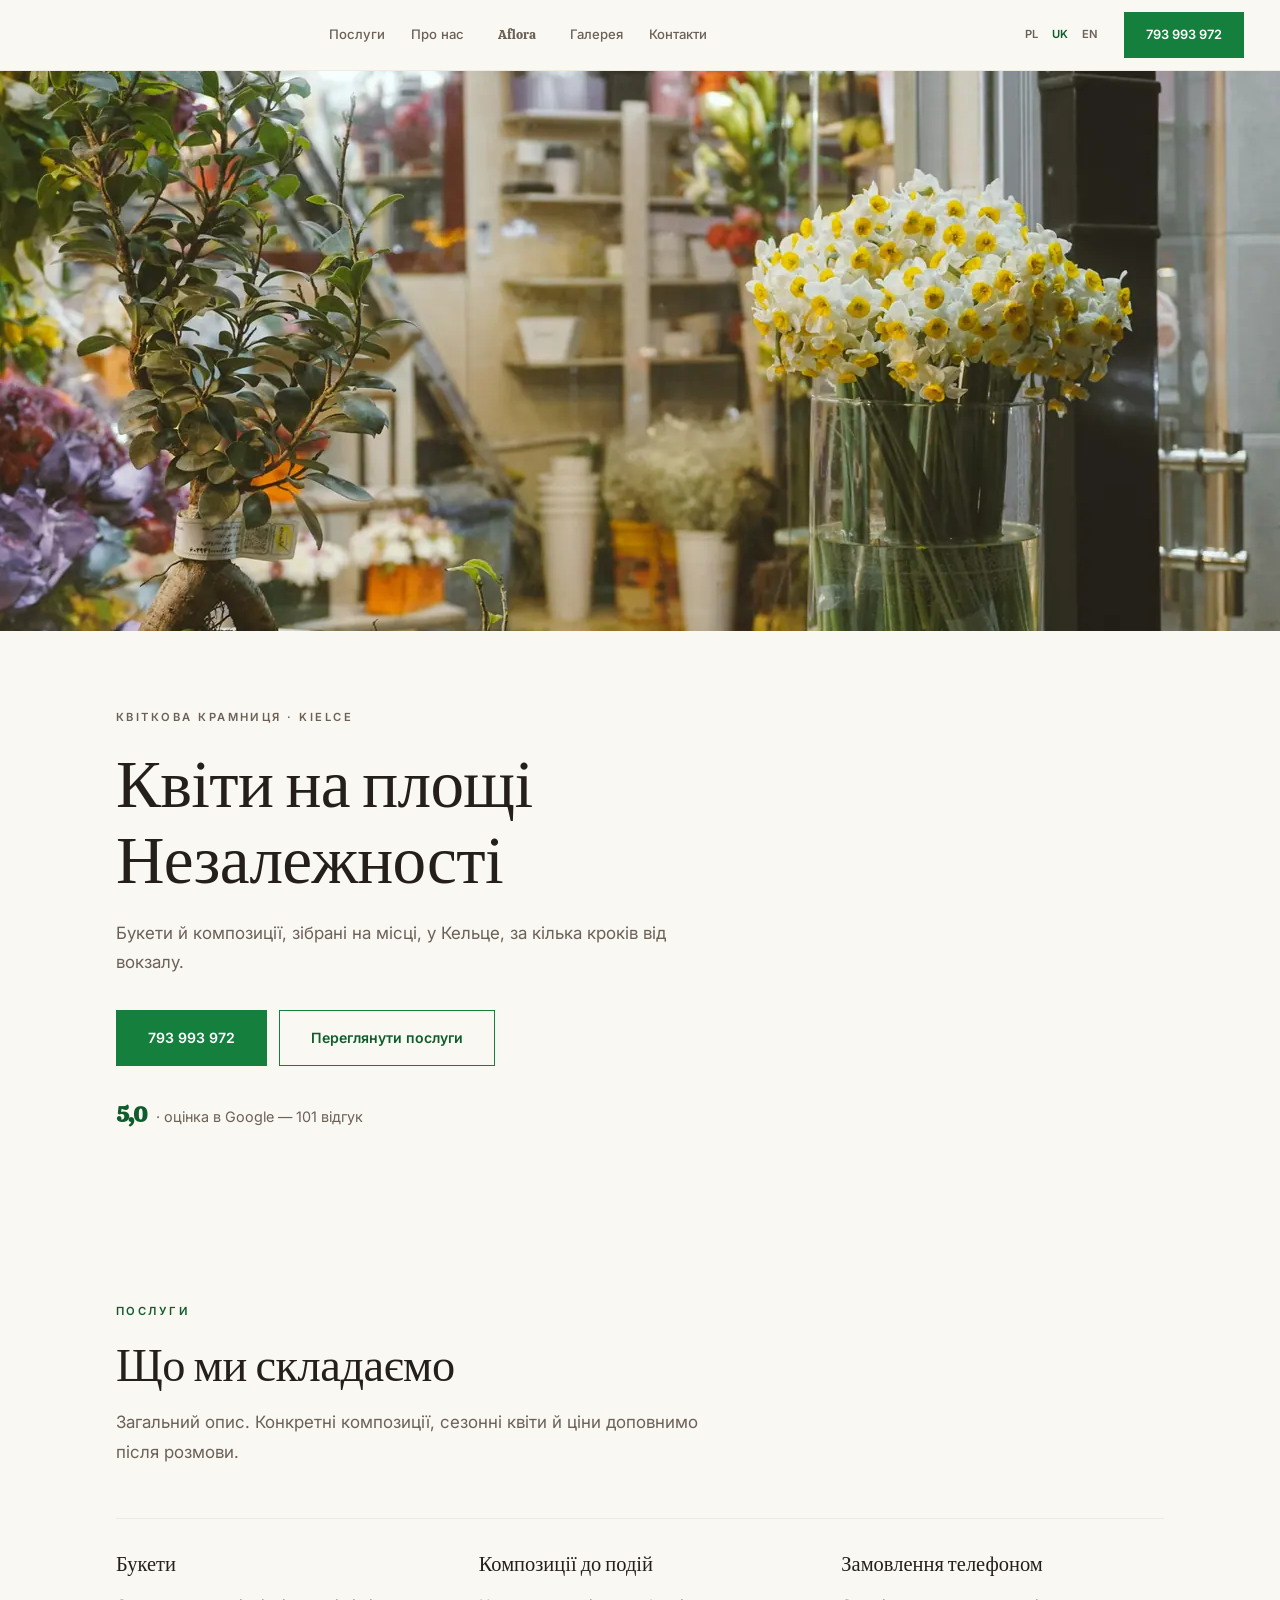
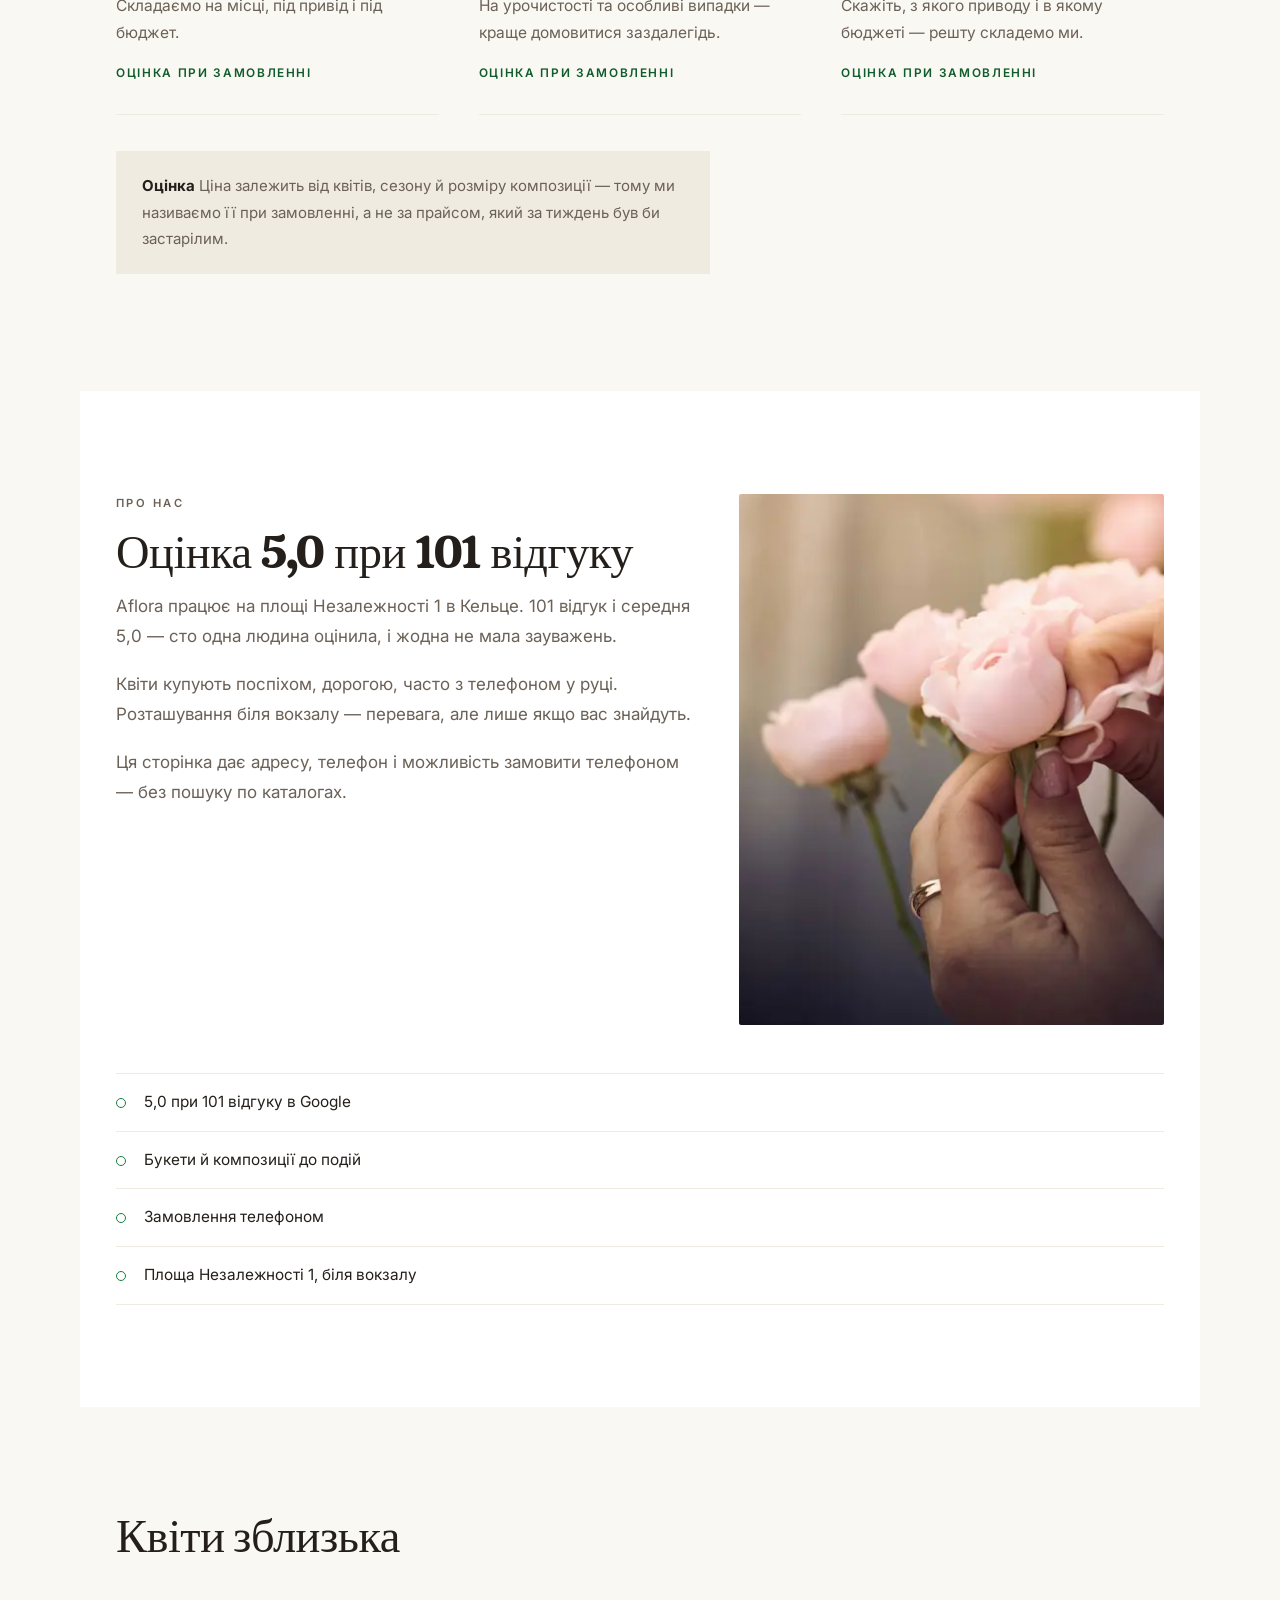
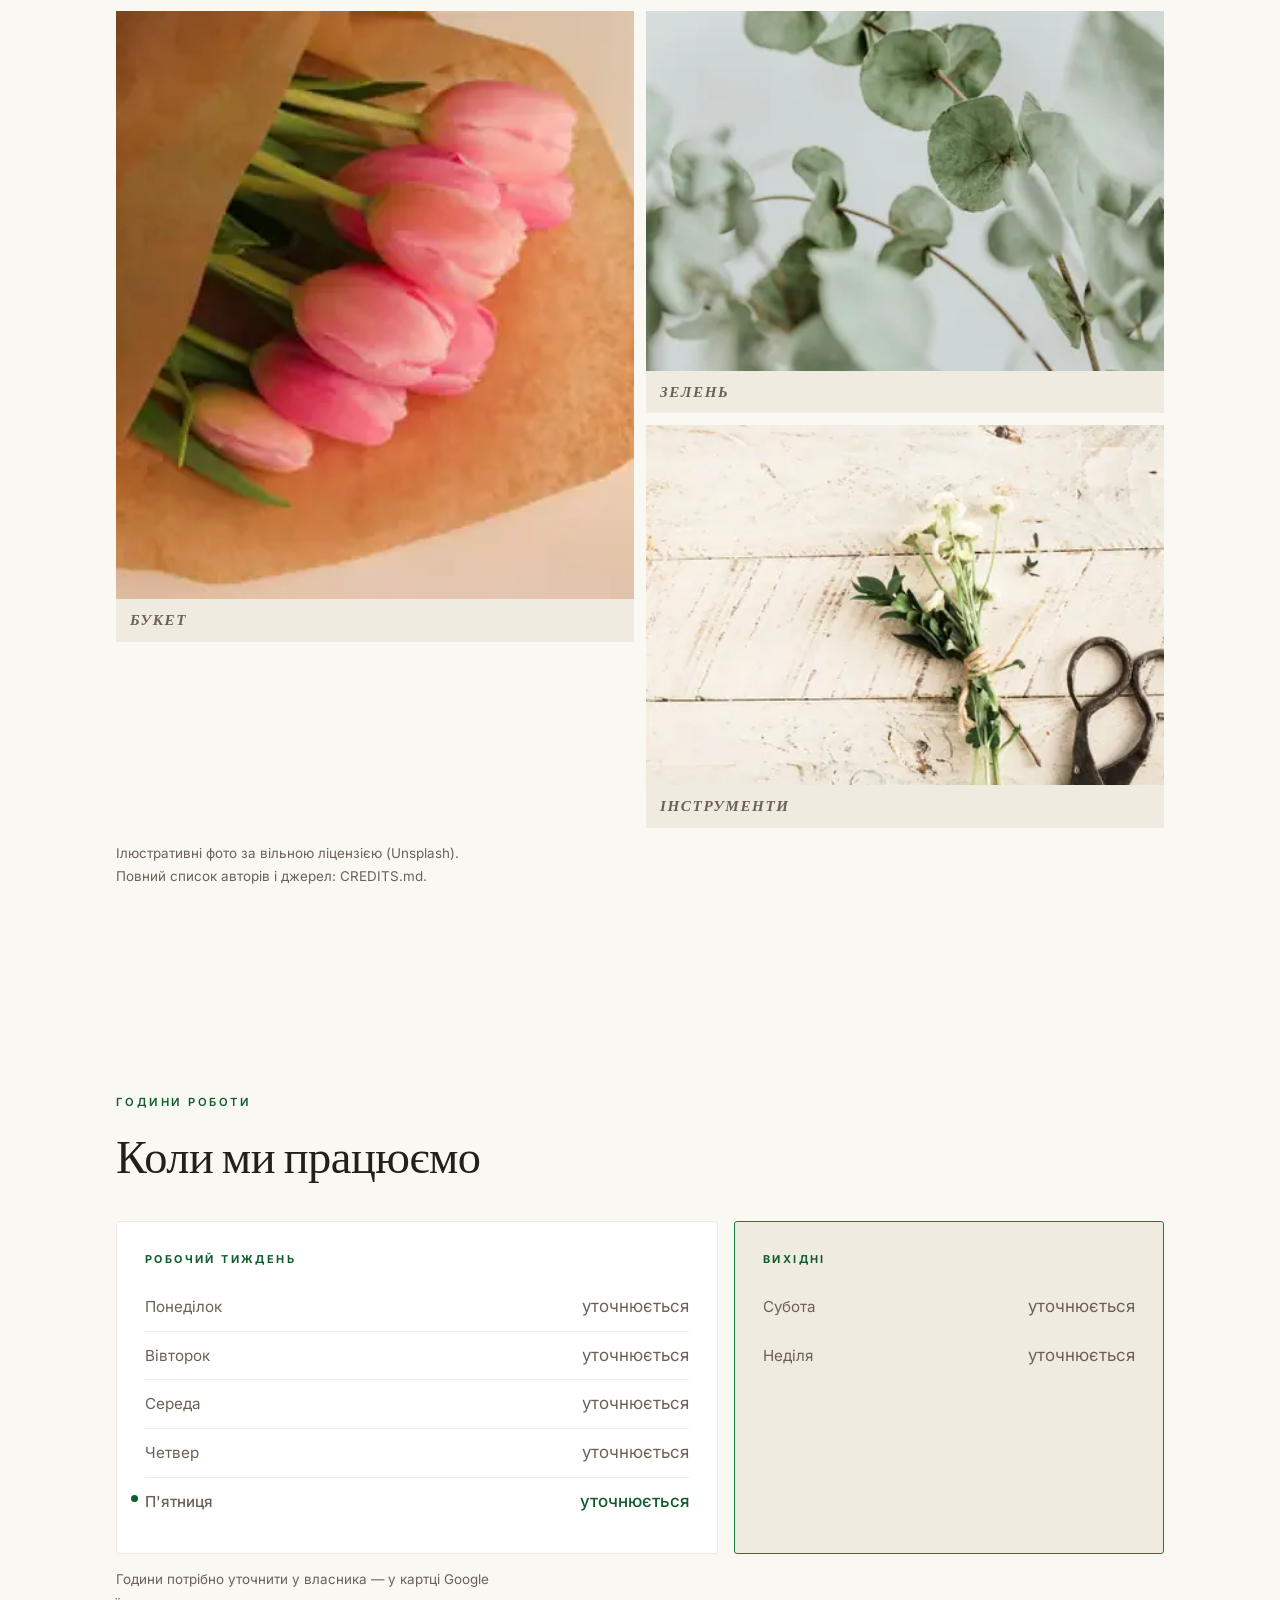
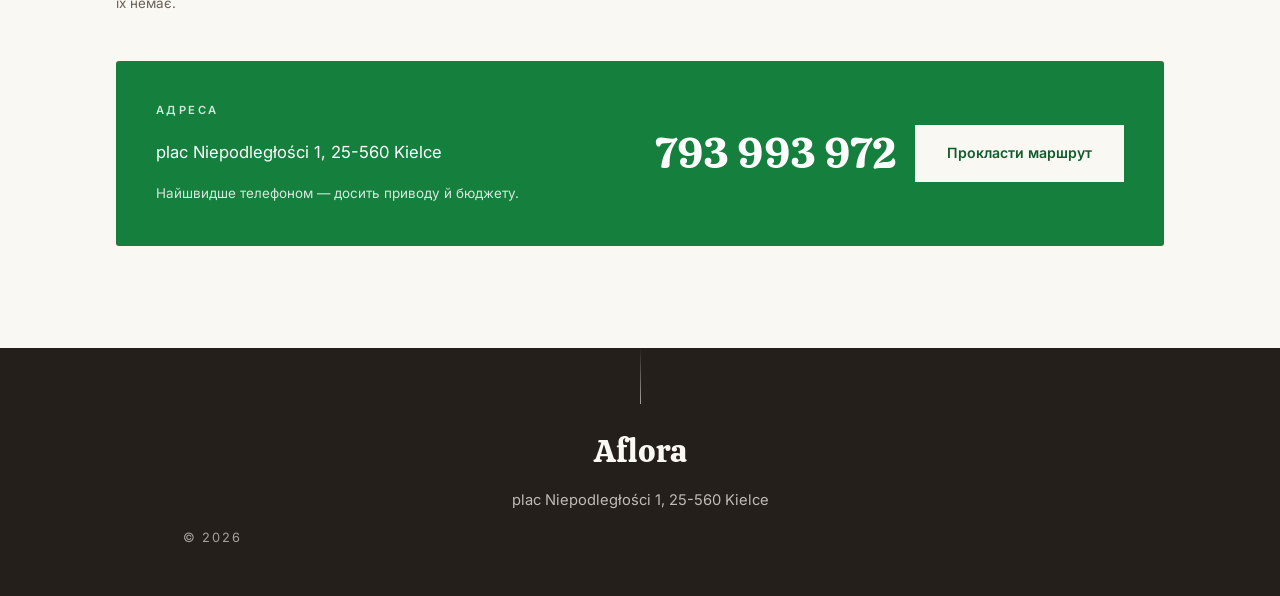
<file: uk/index.html>
<!DOCTYPE html>
<html lang="uk">
<head>
<meta charset="utf-8">
<meta name="viewport" content="width=device-width, initial-scale=1">
<title>Aflora — квіткова крамниця, Кельце, площа Незалежності</title>
<meta name="description" content="Квіткова крамниця на площі Незалежності 1 в Кельце. Букети й композиції до подій. Оцінка 5,0 при 101 відгуку.">
<meta name="robots" content="noindex, nofollow">
<link rel="canonical" href="https://otabekmamadaliev.github.io/aflora-kielce/uk/">
<link rel="alternate" hreflang="pl" href="https://otabekmamadaliev.github.io/aflora-kielce/">
<link rel="alternate" hreflang="uk" href="https://otabekmamadaliev.github.io/aflora-kielce/uk/">
<link rel="alternate" hreflang="en" href="https://otabekmamadaliev.github.io/aflora-kielce/en/">
<link rel="alternate" hreflang="x-default" href="https://otabekmamadaliev.github.io/aflora-kielce/">
<meta name="theme-color" content="#15803D">
<meta property="og:type" content="website">
<meta property="og:locale" content="uk_UA">
<meta property="og:site_name" content="Aflora">
<meta property="og:title" content="Aflora — квіткова крамниця, Кельце, площа Незалежності">
<meta property="og:description" content="Квіткова крамниця на площі Незалежності 1 в Кельце. Букети й композиції до подій. Оцінка 5,0 при 101 відгуку.">
<meta property="og:url" content="https://otabekmamadaliev.github.io/aflora-kielce/uk/">
<meta property="og:image" content="https://otabekmamadaliev.github.io/aflora-kielce/assets/img/og.jpg">
<meta name="twitter:card" content="summary_large_image">
<link rel="icon" href="data:image/svg+xml,%3Csvg xmlns='http://www.w3.org/2000/svg' viewBox='0 0 32 32'%3E%3Crect width='32' height='32' fill='%23FAF8F3'/%3E%3Ctext x='16' y='23' font-family='Georgia,serif' font-size='18' fill='%2315803D' text-anchor='middle'%3EA%3C/text%3E%3C/svg%3E">
<link rel="preconnect" href="https://fonts.googleapis.com">
<link rel="preconnect" href="https://fonts.gstatic.com" crossorigin>
<link rel="stylesheet" href="https://fonts.googleapis.com/css2?family=Calistoga&family=Inter:wght@400;500;600&display=swap">
<script>
/* Wykrywanie języka — patrz kielce-web-studio/tmp/gen/lang-auto.mjs. */
(function(){
  try{
    var tu=document.documentElement.lang.slice(0,2), znane={pl:1,uk:1,en:1};
    function idz(l){var p=location.pathname.replace(/index\.html$/,'').replace(/\/(uk|en)\/?$/,'/');
      if(p.slice(-1)!=='/')p+='/';location.replace(l==='pl'?p:p+l+'/');}
    var w=null; try{w=localStorage.getItem('jezyk');}catch(e){}
    if(w&&znane[w]){if(w!==tu)idz(w);return;}
    if(tu!=='pl')return;
    try{if(sessionStorage.getItem('jezyk-auto'))return;sessionStorage.setItem('jezyk-auto','1');}catch(e){}
    var chce='en', lista=navigator.languages||[navigator.language||'en'];
    for(var i=0;i<lista.length;i++){var l=String(lista[i]).slice(0,2).toLowerCase();if(znane[l]){chce=l;break;}}
    if(chce!=='pl')idz(chce);
  }catch(e){}
})();
</script>
<link rel="stylesheet" href="../assets/style.css">

<link rel="preload" as="image" href="../assets/img/hero-2000.webp"
      imagesrcset="../assets/img/hero-640.webp 640w, ../assets/img/hero-960.webp 960w, ../assets/img/hero-1280.webp 1280w, ../assets/img/hero-1600.webp 1600w, ../assets/img/hero-2000.webp 2000w" imagesizes="100vw" type="image/webp" fetchpriority="high">

</head>
<body>
<a class="skip" href="#tresc">Перейти до вмісту</a>

<header class="szyld" id="gora">
  <nav class="spis" aria-label="Головне меню">
    <a href="#ukladamy">Послуги</a>
    <a href="#o-kwiaciarni">Про нас</a>
    <a class="tytul-marki" href="#gora">Aflora</a>
    <a href="#kadry">Галерея</a>
    <a href="#kontakt">Контакти</a>
  </nav>
  <div class="jz" role="group" aria-label="Вибір мови"><a class="lang" href=".././" hreflang="pl" title="Polski">PL</a><span class="lang is-on" aria-current="true">UK</span><a class="lang" href="../en/" hreflang="en" title="English">EN</a></div>
  <a class="telefon-gora" href="tel:+48793993972">793 993 972</a>
  <button class="ham" type="button" aria-expanded="false" aria-controls="mm" aria-label="Відкрити меню"><span></span><span></span><span></span></button>
</header>
<nav class="mm" id="mm" aria-label="Головне меню">
  <a href="#ukladamy">Послуги</a>
  <a href="#o-kwiaciarni">Про нас</a>
  <a href="#kadry">Галерея</a>
  <a href="#kontakt">Контакти</a>
  <div class="jz jz--mob" role="group" aria-label="Вибір мови"><a class="lang" href=".././" hreflang="pl" title="Polski">PL</a><span class="lang is-on" aria-current="true">UK</span><a class="lang" href="../en/" hreflang="en" title="English">EN</a></div>
</nav>

<main id="tresc">

  <!-- Odwrotnie niz wszedzie indziej: najpierw pelnej szerokosci fotografia,
       tytul dopiero POD nia. Kwiaciarnie oglada sie oczami, nie czyta. -->
  <div class="fotografia-otwarcia"><picture><source type="image/webp" srcset="../assets/img/hero-640.webp 640w, ../assets/img/hero-960.webp 960w, ../assets/img/hero-1280.webp 1280w, ../assets/img/hero-1600.webp 1600w, ../assets/img/hero-2000.webp 2000w" sizes="100vw"><img class="img--hero" src="../assets/img/hero-2000.jpg" srcset="../assets/img/hero-640.jpg 640w, ../assets/img/hero-960.jpg 960w, ../assets/img/hero-1280.jpg 1280w, ../assets/img/hero-1600.jpg 1600w, ../assets/img/hero-2000.jpg 2000w" sizes="100vw" width="2000" height="1125" alt="Wnętrze kwiaciarni z doniczkowymi roślinami na pierwszym planie i wazonem żonkili na kontuarze" decoding="async" loading="eager" fetchpriority="high"></picture></div>

  <section class="winieta">
    <p class="nadpis">Квіткова крамниця &middot; Kielce</p>
    <h1>Квіти на площі Незалежності</h1>
    <p class="wstep">Букети й композиції, зібрані на місці, у Кельце, за кілька кроків від вокзалу.</p>
    <div class="przyciski">
      <a class="klaw" href="tel:+48793993972">793 993 972</a>
      <a class="klaw klaw--linia" href="#ukladamy">Переглянути послуги</a>
    </div>
    <p class="gwiazdki"><b>5,0</b> &middot; оцінка в Google — 101 відгук</p>
  </section>

  <section class="ukladamy" id="ukladamy">
    <div class="tytul-sekcji">
      <p class="nadpis nadpis--zielony">Послуги</p>
      <h2>Що ми складаємо</h2>
      <p class="wstep wstep--waski">Загальний опис. Конкретні композиції, сезонні квіти й ціни доповнимо після розмови.</p>
    </div>
    <div class="bukiety">

      <article class="bukiet">
        <h3>Букети</h3>
        <p>Складаємо на місці, під привід і під бюджет.</p>
        <span class="cena-bukietu">оцінка при замовленні</span>
      </article>

      <article class="bukiet">
        <h3>Композиції до подій</h3>
        <p>На урочистості та особливі випадки — краще домовитися заздалегідь.</p>
        <span class="cena-bukietu">оцінка при замовленні</span>
      </article>

      <article class="bukiet">
        <h3>Замовлення телефоном</h3>
        <p>Скажіть, з якого приводу і в якому бюджеті — решту складемо ми.</p>
        <span class="cena-bukietu">оцінка при замовленні</span>
      </article>

    </div>
    <p class="przypis"><b>Оцінка</b> Ціна залежить від квітів, сезону й розміру композиції — тому ми називаємо її при замовленні, а не за прайсом, який за тиждень був би застарілим.</p>
  </section>

  <section class="o-kwiaciarni" id="o-kwiaciarni">
    <div class="o-kwiaciarni-tekst">
      <p class="nadpis nadpis--zielony">Про нас</p>
      <h2>Оцінка 5,0 при 101 відгуку</h2>
      <p>Aflora працює на площі Незалежності 1 в Кельце. 101 відгук і середня 5,0 — сто одна людина оцінила, і жодна не мала зауважень.</p><p>Квіти купують поспіхом, дорогою, часто з телефоном у руці. Розташування біля вокзалу — перевага, але лише якщо вас знайдуть.</p><p>Ця сторінка дає адресу, телефон і можливість замовити телефоном — без пошуку по каталогах.</p>
    </div>
    <figure class="o-kwiaciarni-foto"><picture><source type="image/webp" srcset="../assets/img/about-480.webp 480w, ../assets/img/about-720.webp 720w, ../assets/img/about-960.webp 960w, ../assets/img/about-1200.webp 1200w" sizes="(min-width: 1160px) 508px, (min-width: 900px) 45vw, calc(100vw - 40px)"><img class="img--about" src="../assets/img/about-1200.jpg" srcset="../assets/img/about-480.jpg 480w, ../assets/img/about-720.jpg 720w, ../assets/img/about-960.jpg 960w, ../assets/img/about-1200.jpg 1200w" sizes="(min-width: 1160px) 508px, (min-width: 900px) 45vw, calc(100vw - 40px)" width="1200" height="900" alt="Dłonie florystki układające jasnoróżowe piwonie w bukiecie" decoding="async" loading="lazy"></picture></figure>
    <ul class="obietnice"><li>5,0 при 101 відгуку в Google</li><li>Букети й композиції до подій</li><li>Замовлення телефоном</li><li>Площа Незалежності 1, біля вокзалу</li></ul>
  </section>


  <section class="kadry" id="kadry">
    <h2 class="kadry-tytul">Квіти зблизька</h2>
    <div class="kadry-rzad">
      <figure><picture><source type="image/webp" srcset="../assets/img/detail-1-400.webp 400w, ../assets/img/detail-1-600.webp 600w, ../assets/img/detail-1-800.webp 800w" sizes="(min-width: 1160px) 350px, (min-width: 980px) 31vw, (min-width: 640px) calc(50vw - 28px), calc(100vw - 40px)"><img class="img--detail-1" src="../assets/img/detail-1-800.jpg" srcset="../assets/img/detail-1-400.jpg 400w, ../assets/img/detail-1-600.jpg 600w, ../assets/img/detail-1-800.jpg 800w" sizes="(min-width: 1160px) 350px, (min-width: 980px) 31vw, (min-width: 640px) calc(50vw - 28px), calc(100vw - 40px)" width="800" height="600" alt="Bukiet różowych tulipanów zawinięty w brązowy papier pakowy" decoding="async" loading="lazy"></picture><figcaption><em>Букет</em></figcaption></figure><figure><picture><source type="image/webp" srcset="../assets/img/detail-2-400.webp 400w, ../assets/img/detail-2-600.webp 600w, ../assets/img/detail-2-800.webp 800w" sizes="(min-width: 1160px) 350px, (min-width: 980px) 31vw, (min-width: 640px) calc(50vw - 28px), calc(100vw - 40px)"><img class="img--detail-2" src="../assets/img/detail-2-800.jpg" srcset="../assets/img/detail-2-400.jpg 400w, ../assets/img/detail-2-600.jpg 600w, ../assets/img/detail-2-800.jpg 800w" sizes="(min-width: 1160px) 350px, (min-width: 980px) 31vw, (min-width: 640px) calc(50vw - 28px), calc(100vw - 40px)" width="800" height="600" alt="Zbliżenie gałązki z okrągłymi, srebrzystozielonymi liśćmi eukaliptusa" decoding="async" loading="lazy"></picture><figcaption><em>Зелень</em></figcaption></figure><figure><picture><source type="image/webp" srcset="../assets/img/detail-3-400.webp 400w, ../assets/img/detail-3-600.webp 600w, ../assets/img/detail-3-800.webp 800w" sizes="(min-width: 1160px) 350px, (min-width: 980px) 31vw, (min-width: 640px) calc(50vw - 28px), calc(100vw - 40px)"><img class="img--detail-3" src="../assets/img/detail-3-800.jpg" srcset="../assets/img/detail-3-400.jpg 400w, ../assets/img/detail-3-600.jpg 600w, ../assets/img/detail-3-800.jpg 800w" sizes="(min-width: 1160px) 350px, (min-width: 980px) 31vw, (min-width: 640px) calc(50vw - 28px), calc(100vw - 40px)" width="800" height="600" alt="Gałązka białych kwiatów przewiązana sznurkiem obok starych nożyczek na drewnianym blacie" decoding="async" loading="lazy"></picture><figcaption><em>Інструменти</em></figcaption></figure>
    </div>
    <p class="mala-notka">Ілюстративні фото за вільною ліцензією (Unsplash). Повний список авторів і джерел: CREDITS.md.</p>
  </section>


  <section class="kontakt" id="kontakt">
    <!-- Kwiaty kupuje się inaczej w tygodniu niż w sobotę: w tygodniu po drodze
         z pracy, w weekend na konkretną okazję. Godziny idą więc w dwóch
         kolumnach zamiast siedmiu wierszy, a adres i numer stoją pod nimi
         w jednym pasie — bez ramki z Google. -->
    <p class="nadpis nadpis--zielony">Години роботи</p>
    <h2>Коли ми працюємо</h2>

    <div class="dwa-tygodnie">
      <div class="blok-dni">
        <p class="blok-tytul">Робочий тиждень</p>
        <ul><li class="dzien-poz dzien-poz--zamkniete" data-dzien="0"><span>Понеділок</span><b>уточнюється</b></li><li class="dzien-poz dzien-poz--zamkniete" data-dzien="1"><span>Вівторок</span><b>уточнюється</b></li><li class="dzien-poz dzien-poz--zamkniete" data-dzien="2"><span>Середа</span><b>уточнюється</b></li><li class="dzien-poz dzien-poz--zamkniete" data-dzien="3"><span>Четвер</span><b>уточнюється</b></li><li class="dzien-poz dzien-poz--zamkniete" data-dzien="4"><span>П&#39;ятниця</span><b>уточнюється</b></li></ul>
      </div>
      <div class="blok-dni blok-dni--weekend">
        <p class="blok-tytul">Вихідні</p>
        <ul><li class="dzien-poz dzien-poz--zamkniete" data-dzien="5"><span>Субота</span><b>уточнюється</b></li><li class="dzien-poz dzien-poz--zamkniete" data-dzien="6"><span>Неділя</span><b>уточнюється</b></li></ul>
      </div>
    </div>
    <p class="mala-notka">Години потрібно уточнити у власника — у картці Google їх немає.</p>

    <div class="pas-listek">
      <div>
        <p class="nadpis">Адреса</p>
        <p class="adres">plac Niepodległości 1, 25-560 Kielce</p>
        <p class="mala-notka">Найшвидше телефоном — досить приводу й бюджету.</p>
      </div>
      <div class="pas-listek-akcje">
        <a class="numer-duzy" href="tel:+48793993972">793 993 972</a>
        <a class="klaw klaw--kremowy" href="https://www.google.com/maps/place/?q=place_id:ChIJd0SRIPEnGEcRERHNJtUrzM0" target="_blank" rel="noopener">Прокласти маршрут</a>
      </div>
    </div>
  </section>

</main>

<footer class="stopa">
  <span class="stopa-lodyga" aria-hidden="true"></span>
  <p class="stopa-marka">Aflora</p>
  <p class="stopa-adres">plac Niepodległości 1, 25-560 Kielce</p>
  <p class="mala-notka">&copy; 2026</p>
</footer>

<script id="i18n" type="application/json">{"sending":"Надсилання…","fillAll":"Заповніть усі поля форми.","openingMail":"Відкриваємо вашу поштову програму…","notConnected":"Форма ще не підключена. Будь ласка, зателефонуйте нам.","sent":"Дякуємо! Повідомлення надіслано — ми скоро зв'яжемося з вами.","failed":"Не вдалося надіслати повідомлення. Будь ласка, зателефонуйте нам.","mailName":"Ім'я та прізвище","mailContact":"Контакт","backToTop":"Нагору","closeGallery":"Закрити перегляд","prevImage":"Попереднє фото","nextImage":"Наступне фото","closeMenu":"Закрити меню"}</script>
<script src="../assets/app.js" defer></script>
<script type="application/ld+json">{
  "@context": "https://schema.org",
  "@type": "Florist",
  "name": "Aflora",
  "image": "https://otabekmamadaliev.github.io/aflora-kielce/assets/img/og.jpg",
  "url": "https://otabekmamadaliev.github.io/aflora-kielce/",
  "telephone": "+48793993972",
  "priceRange": "$$",
  "address": {
    "@type": "PostalAddress",
    "streetAddress": "plac Niepodległości 1",
    "addressLocality": "Kielce",
    "postalCode": "25-560",
    "addressRegion": "świętokrzyskie",
    "addressCountry": "PL"
  },
  "geo": {
    "@type": "GeoCoordinates",
    "latitude": 50.874206,
    "longitude": 20.61847
  },
  "hasMap": "https://www.google.com/maps/place/?q=place_id:ChIJd0SRIPEnGEcRERHNJtUrzM0",
  "areaServed": {
    "@type": "City",
    "name": "Kielce"
  },
  "sameAs": []
}</script>
</body>
</html>
</file>
<file: assets/style.css>
/* Aflora — arkusz wyłącznie tej strony.
 *
 * Kierunek z ui-ux-pro-max: Minimalism, Calistoga + Inter, zieleń #15803D
 * na kremie. Calistoga to gruby, ciepły szeryf — jedyna taka litera w całym
 * zestawie dziesięciu stron.
 *
 * Odwrócona kolejność otwarcia: pełnej szerokości fotografia stoi PRZED
 * nagłówkiem, nie za nim. Kwiaciarnię ogląda się, zanim się ją czyta —
 * i dzięki temu żaden tekst nie leży na zdjęciu.
 */

:root{
  --zielen:#15803D;
  --zielen-ciemna:#0F5C2C;
  --krem:#FAF8F3;
  --krem-cien:#F0EBE0;
  --tusz:#241F1A;
  --tusz-jasny:#6B6157;
  --biel:#FFFFFF;
  --serif:'Calistoga',Georgia,'Times New Roman',serif;
  --sans:'Inter',system-ui,-apple-system,'Segoe UI',Roboto,sans-serif;
  --szer:1120px;
}

*,*::before,*::after{box-sizing:border-box}
html{-webkit-text-size-adjust:100%;scroll-behavior:smooth;scroll-padding-top:80px}
body{margin:0;background:var(--krem);color:var(--tusz);
  font:400 17px/1.74 var(--sans);-webkit-font-smoothing:antialiased}
img{max-width:100%;display:block}
a{color:inherit}
/* Calistoga ma tylko jedna wage — cala roznica robi sie skala i swiatlem. */
h1,h2{font-family:var(--serif);font-weight:400;line-height:1.14;margin:0;letter-spacing:-.01em}
h3{font-family:var(--serif);font-weight:400;font-size:1.28rem;margin:0}
.sr{position:absolute;width:1px;height:1px;overflow:hidden;clip:rect(0 0 0 0)}
.skip{position:absolute;left:-9999px;background:var(--zielen-ciemna);color:#fff;padding:10px 16px;z-index:200}
.skip:focus{left:12px;top:12px}
:focus-visible{outline:2px solid var(--zielen-ciemna);outline-offset:3px}
.nadpis{font-size:.7rem;font-weight:600;letter-spacing:.22em;text-transform:uppercase;
  color:var(--tusz-jasny);margin:0 0 18px}
.nadpis--zielony{color:var(--zielen-ciemna)}
.wstep{font-size:1.06rem;color:var(--tusz-jasny);max-width:54ch;margin:0}
.wstep--waski{margin-top:16px}
.mala-notka{font-size:.84rem;color:var(--tusz-jasny);margin:14px 0 0;max-width:48ch}

/* --------------------------------------------------------------- szyld */
.szyld{position:sticky;top:0;z-index:90;display:flex;align-items:center;gap:20px;min-width:0;
  padding:12px clamp(16px,4vw,36px);background:rgba(250,248,243,.95);
  border-bottom:1px solid var(--krem-cien);transition:box-shadow .6s ease}
.szyld.przewiniety{box-shadow:0 3px 20px rgba(36,31,26,.07)}
.tytul-marki{font-family:var(--serif);font-size:1.4rem;text-decoration:none;
  color:var(--zielen-ciemna);min-width:0;overflow:hidden;text-overflow:ellipsis;white-space:nowrap}
.spis{display:flex;align-items:center;justify-content:center;gap:26px;
  flex:1 1 auto;min-width:0}
.spis .tytul-marki{margin:0 8px;border-bottom:0}
.spis a{font-size:.82rem;font-weight:500;text-decoration:none;color:var(--tusz-jasny);
  padding:6px 0;border-bottom:1px solid transparent;transition:color .6s,border-color .6s}
.spis a:hover{color:var(--zielen-ciemna);border-bottom-color:var(--zielen)}
.jz{display:flex;gap:2px;flex:0 0 auto}
.jz .lang{font-size:.7rem;font-weight:600;padding:5px 6px;text-decoration:none;
  color:var(--tusz-jasny);transition:color .6s}
.jz .lang:hover{color:var(--tusz)}
.jz .lang.is-on{color:var(--zielen-ciemna)}
.telefon-gora{background:var(--zielen);color:#fff;text-decoration:none;font-weight:600;font-size:.8rem;
  padding:12px 22px;white-space:nowrap;transition:background .6s,transform .6s}
.telefon-gora:hover{background:var(--zielen-ciemna);transform:translateY(-1px)}
.ham{display:none;background:0;border:0;padding:11px;cursor:pointer;flex-direction:column;gap:5px}
.ham span{display:block;width:22px;height:2px;background:var(--tusz)}
.mm{display:none}

/* ----------------------------------------------------- otwarcie i winieta */
.fotografia-otwarcia{overflow:hidden;background:var(--krem-cien)}
.fotografia-otwarcia img{width:100%;height:clamp(280px,48vw,560px);object-fit:cover}
.winieta{max-width:var(--szer);margin:0 auto;
  padding:clamp(44px,6vw,84px) clamp(20px,5vw,36px) clamp(40px,5vw,70px)}
.winieta h1{font-size:clamp(2.2rem,5.6vw,4.2rem);max-width:15ch;margin-bottom:.3em}
.przyciski{display:flex;flex-wrap:wrap;gap:12px;margin-top:32px}
.klaw{background:var(--zielen);color:#fff;text-decoration:none;font-weight:600;font-size:.88rem;
  padding:16px 32px;transition:background .6s,transform .6s}
.klaw:hover{background:var(--zielen-ciemna);transform:translateY(-2px)}
.klaw--linia{background:transparent;color:var(--zielen-ciemna);border:1px solid var(--zielen);padding:15px 31px}
.klaw--linia:hover{background:var(--krem-cien)}
.klaw--kremowy{background:var(--krem);color:var(--zielen-ciemna);display:inline-block;margin-top:18px}
.klaw--kremowy:hover{background:#fff}
.gwiazdki{margin:30px 0 0;font-size:.9rem;color:var(--tusz-jasny)}
.gwiazdki b{font-family:var(--serif);font-size:1.4rem;color:var(--zielen-ciemna);margin-right:4px}

/* ------------------------------------------------------------ ukladamy */
.ukladamy,.o-kwiaciarni,.kadry,.kontakt{max-width:var(--szer);margin:0 auto;
  padding:clamp(56px,8vw,110px) clamp(20px,5vw,36px)}
.ukladamy h2,.o-kwiaciarni h2,.kontakt h2,.kadry-tytul{font-size:clamp(1.8rem,4vw,2.9rem);margin-bottom:.3em}
.bukiety{display:grid;gap:0;margin-top:clamp(36px,4vw,58px);border-top:1px solid var(--krem-cien)}
.bukiet{padding:28px 0;border-bottom:1px solid var(--krem-cien)}
.bukiet p{margin:10px 0 0;font-size:.97rem;color:var(--tusz-jasny);max-width:52ch}
.cena-bukietu{display:inline-block;margin-top:16px;font-size:.74rem;font-weight:600;
  letter-spacing:.14em;text-transform:uppercase;color:var(--zielen-ciemna)}
.przypis{margin-top:36px;background:var(--krem-cien);padding:22px 26px;font-size:.94rem;
  color:var(--tusz-jasny);max-width:66ch}
.przypis b{color:var(--tusz)}

.o-kwiaciarni{display:grid;gap:clamp(24px,4vw,48px);background:var(--biel);max-width:none;
  justify-content:center}
.o-kwiaciarni > *{width:100%;max-width:calc(var(--szer) / 2)}
.o-kwiaciarni-foto{margin:0}
.o-kwiaciarni-foto img{width:100%;height:100%;object-fit:cover;display:block;
  border-radius:2px;aspect-ratio:4 / 5}
.o-kwiaciarni p{color:var(--tusz-jasny);margin:0 0 1.1em;max-width:58ch}
.obietnice{list-style:none;margin:0;padding:0;align-self:start;border-top:1px solid var(--krem-cien)}
.obietnice li{padding:15px 0 15px 28px;border-bottom:1px solid var(--krem-cien);
  position:relative;font-size:.96rem}
.obietnice li::before{content:"";position:absolute;left:0;top:24px;width:10px;height:10px;
  border-radius:50%;border:1px solid var(--zielen)}

.kadry-rzad{display:grid;gap:12px;margin-top:clamp(30px,4vw,48px)}
.kadry figure{margin:0;overflow:hidden;background:var(--krem-cien)}
.kadry figcaption em{font-family:var(--serif);font-style:italic;font-size:.95rem}
.kadry img{width:100%;height:clamp(250px,30vw,360px);object-fit:cover;
  transition:transform .85s cubic-bezier(.2,.7,.3,1)}
.kadry figure:hover img{transform:scale(1.04)}
.kadry figcaption{padding-top:10px;color:var(--tusz-jasny);background:none;
  font-weight:600;font-size:.7rem;letter-spacing:.14em;text-transform:uppercase;padding:8px 14px}

.kontakt{display:grid;gap:14px}
.kontakt-kartka{background:var(--biel);border:1px solid var(--krem-cien);padding:clamp(26px,4vw,44px)}
.kontakt-kartka--zielona{background:var(--zielen);color:var(--krem);border-color:var(--zielen)}
.kontakt-kartka--zielona .nadpis{color:rgba(250,248,243,.82)}
.kontakt-kartka--zielona .mala-notka{color:rgba(250,248,243,.8)}
.kontakt table{width:100%;border-collapse:collapse;margin-top:8px}
.kontakt th,.kontakt td{padding:12px 0;border-bottom:1px solid var(--krem-cien);
  text-align:left;font-weight:400;font-size:.94rem}
.kontakt td{text-align:right;color:var(--tusz-jasny);font-variant-numeric:tabular-nums}
.adres{margin:0 0 16px;line-height:1.8}
.numer-duzy{display:block;font-family:var(--serif);font-size:clamp(1.7rem,4vw,2.6rem);
  text-decoration:none;color:var(--krem)}
.numer-duzy:hover{color:#fff}

/* Lodyga wychodzi z gornej krawedzi i konczy sie nazwa: kwiaciarnia zamyka
   strone czyms, co rosnie w dol, a nie pasem tekstu. */
.stopa{background:var(--tusz);color:rgba(250,248,243,.72);text-align:center;
  padding:0 20px 46px}
.stopa-lodyga{display:block;width:1px;height:56px;margin:0 auto 20px;
  background:linear-gradient(180deg,rgba(250,248,243,0),rgba(250,248,243,.6))}
.stopa-marka{margin:0 0 8px;font-family:var(--serif);
  font-size:clamp(1.5rem,4.5vw,2rem);color:var(--krem)}
.stopa-adres{margin:0 0 14px;font-size:.92rem;color:rgba(250,248,243,.72)}
.stopa .mala-notka{margin:0;font-size:.8rem;letter-spacing:.14em;
  text-transform:uppercase;color:rgba(250,248,243,.6)}

@media (min-width:880px){
  .bukiety{grid-template-columns:repeat(3,1fr);column-gap:40px}
  /* Tekst i zdjecie obok siebie, obietnice pod obydwoma. */
  .o-kwiaciarni{grid-template-columns:1.15fr .85fr;padding-inline:clamp(20px,5vw,36px);
    max-width:var(--szer);margin-inline:auto}
  .o-kwiaciarni > *{max-width:none}
  .obietnice{grid-column:1 / -1}
  /* Pierwszy kadr pionowy przez dwa rzedy, dwa pozostale obok niego. */
  .kadry-rzad{grid-template-columns:1fr 1fr;align-items:start}
  .kadry-rzad figure:first-child{grid-row:1 / span 2}
  .kadry-rzad figure:first-child img{height:clamp(420px,46vw,620px)}
  .kontakt{grid-template-columns:1.15fr .85fr}
}
@media (max-width:879px){
  .spis a:not(.tytul-marki){display:none}
  .spis{justify-content:flex-start;margin-right:auto}
  .ham{display:flex}
  .telefon-gora{padding:11px 14px;font-size:.74rem;max-width:38vw;
    overflow:hidden;text-overflow:ellipsis;white-space:nowrap}
  .mm{display:none;position:fixed;inset:60px 0 auto;z-index:85;background:var(--krem);
    border-bottom:1px solid var(--krem-cien);padding:8px 20px 20px;flex-direction:column}
  .mm.otwarte{display:flex}
  .mm a{text-decoration:none;font-weight:500;font-size:.92rem;padding:14px 0;
    border-bottom:1px solid var(--krem-cien)}
}

@media (prefers-reduced-motion:reduce){
  html{scroll-behavior:auto}
  *,*::before,*::after{animation-duration:.001ms!important;transition-duration:.001ms!important}
}

.img--hero{object-position:50% 50%}
.img--about{object-position:50% 50%}
.img--detail-1{object-position:50% 50%}
.img--detail-2{object-position:50% 50%}
.img--detail-3{object-position:50% 50%}

/* ============================================ GODZINY: TYDZIEŃ I WEEKEND
 * Kwiaty kupuje się inaczej w tygodniu niż w sobotę — w tygodniu po drodze
 * z pracy, w weekend na okazję. Dwie kolumny odpowiadają temu, jak ludzie
 * naprawdę planują zakup, i skracają siedmiowierszową tabelę do dwóch list.
 */
.kontakt{display:block}
.dwa-tygodnie{display:grid;gap:16px;margin-top:clamp(24px,3vw,38px)}
.blok-dni{background:var(--biel);border:1px solid var(--krem-cien);border-radius:3px;
  padding:clamp(20px,3vw,28px)}
/* Weekend na kremowym tle: sobota rządzi się u kwiaciarza inną logiką
   niż wtorek, więc niech to widać bez czytania. */
.blok-dni--weekend{background:var(--krem-cien);border-color:var(--zielen)}
.blok-tytul{font-size:.68rem;font-weight:700;letter-spacing:.22em;text-transform:uppercase;
  color:var(--zielen-ciemna);margin:0 0 14px}
.blok-dni ul{list-style:none;margin:0;padding:0}
.dzien-poz{display:flex;align-items:baseline;justify-content:space-between;gap:14px;
  padding:9px 0;border-bottom:1px solid var(--krem-cien)}
.blok-dni li:last-child{border-bottom:0}
.dzien-poz span{font-size:.95rem}
.dzien-poz b{font-weight:400;color:var(--tusz-jasny);font-variant-numeric:tabular-nums;
  white-space:nowrap}
.dzien-poz--zamkniete span,.dzien-poz--zamkniete b{color:var(--tusz-jasny)}
.dzien-poz.dzis span{font-weight:500}
.dzien-poz.dzis b{color:var(--zielen-ciemna);font-weight:500}
/* Kropka przy dzisiejszym dniu — ten sam znak, którym oznaczone są atuty. */
.dzien-poz.dzis{position:relative}
.dzien-poz.dzis::before{content:"";position:absolute;left:-14px;top:1.05em;
  width:7px;height:7px;border-radius:50%;background:var(--zielen-ciemna)}

.pas-listek{display:grid;gap:20px;align-items:center;margin-top:clamp(30px,4vw,46px);
  background:var(--zielen);color:var(--biel);border-radius:3px;padding:clamp(24px,4vw,40px)}
.pas-listek .nadpis{color:rgba(255,255,255,.8)}
.pas-listek .adres{margin:0 0 6px;font-size:1.04rem}
.pas-listek .mala-notka{color:rgba(255,255,255,.82)}
.pas-listek-akcje{display:flex;flex-wrap:wrap;align-items:center;gap:18px}
.pas-listek .numer-duzy{color:var(--biel)}
.pas-listek .numer-duzy:hover{color:var(--krem)}
.pas-listek-akcje .klaw{margin-top:0}

@media (min-width:700px){
  .dwa-tygodnie{grid-template-columns:1.4fr 1fr}
}
@media (min-width:860px){
  .pas-listek{grid-template-columns:1fr auto}
}

/* ==================================== TELEFON: dotyk i czytelność
 * Zmierzone skryptem scripts/mobile.mjs na 360 i 390 px, w trzech językach.
 *
 * Przełącznik języka miał 26×29 px. To jest pierwszy element, w który celuje
 * ukraiński klient po wejściu na stronę, a opuszek palca ma około 45 px —
 * czyli trafiał obok. Podpisy i etykiety siedziały na 10.9–11.5 px.
 *
 * Rozmiary idą z !important, bo bez tego przegrywają na specyficzności
 * z regułami dekoracyjnymi (.jezyk .lang, .galeria figcaption). To są progi
 * dostępności, nie ozdoba — muszą wygrać. Poza wąskim ekranem nic się nie zmienia.
 */
@media (max-width: 900px){
  .lang{
    min-width:44px !important;min-height:44px !important;padding:0 6px !important;
    display:inline-flex !important;align-items:center;justify-content:center;
    font-size:12px !important;
  }
  .ham{min-width:44px !important;min-height:44px !important;
    align-items:center;justify-content:center}
  .marka,.logo,.znak,.szyld-marka,.tytul-marki,.nazwa{
    min-height:44px !important;display:flex !important;align-items:center}

  /* Wersaliki z dużym rozstrzeleniem poniżej 12 px są na telefonie
     nieczytelne, niezależnie od tego, jak dobrze wyglądają na monitorze. */
  .nadtytul,.nadpis,.etyk,.etykieta,.etykietka,.plakietka,.tag,.mini,
  .metryczka,.sygnatura,.kd-dzien,.chip-dzien,.dzis-etyk,.dzis-etykieta,
  .sala-etyk,.para-etyk,.blok-tytul,.zaufanie-etyk,.numer,.numerek,
  .fakt-etyk,.bilecik-nad,.pas-telefon-etyk,.kreda-czas,
  figcaption,.kolo-czas,.chip-czas,.pigulka-czas,.kd-czas,.dzwon,
  .kafel-czas,.zaufanie-pod,.fakt-pod,.os-czas,.wiersz-czas,
  .lekarz-pwz,.opinia-zrodlo,.reszta-tygodnia,.sala-dni,.sala-czas{
    font-size:12px !important;
  }

  /* Długie numery i nazwy ulic nie mogą rozpychać strony w bok. */
  .tel-link,.tel-duzy,.numer-duzy,.wielki-nr,.duzy-tel,.duzy-numer,
  .telefon,.numer-xl,.bilecik-numer,.tel,.adr-wielki,.ulica{
    overflow-wrap:anywhere;
  }
}


/* ============================ TELEFON: reszta celów i etykiet
 * Trzecia tura po pomiarze scripts/mobile.mjs. Patrz komentarz w tmp/mobile-3.mjs.
 */
@media (max-width: 900px){
  /* Etykiety i nagłówki tabel: max() nigdy nie zmniejsza, tylko podnosi
     te, które siedziały poniżej progu. */
  th,td,dt,label,legend,small,
  .kol-czas,.kol-cena,.kol-zakres,.poz-nr,.poz-cena,.metka,.cennik,
  .usluga-cena,.grupa-razy,.skladka li,.dostawa-cena{
    font-size:max(12px,.8rem);
  }

  /* Cele dotykowe: telefon w pasku, przyciski, kafelki godzin w kreatorze,
     rozwijane pytania. Wszystko, co się naciska palcem. */
  a[href^="tel:"],.btn,.guzik,.klaw,.klawisz,.pig,.pigula,.ramka,.obwodka,
  .linia,.nr,.tel-link,.tel-btn,.tel-pigula,.dzwon,.telefon-gora,.link-strzalka,
  .godzina,.dzien,.zakladka,summary{
    min-height:44px;display:inline-flex;align-items:center;justify-content:center;
  }
  /* Rozwijane pytania i zakładki są blokowe — wyrównanie do lewej,
     inaczej tekst wskoczyłby na środek. */
  summary,.zakladka{justify-content:flex-start}

  /* iOS przybliża stronę przy dotknięciu pola mniejszego niż 16 px.
     To zachowanie Safari, nie preferencja — jedyne wyjście to 16 px. */
  input,select,textarea{font-size:16px;min-height:44px}
  textarea{min-height:80px}
}


/* ================== TELEFON: ostatnie drobiazgi
 * Dokładne miejsca z tmp/male-teksty.mjs: ceny w cennikach, podpisy przycisków,
 * numer w pasku i dopisek w logotypie. Wszystko poniżej 12 px na 390 px.
 * Gola s ma pod znakiem napis EST. KIELCE ustawiony na 9 px — na monitorze
 * to elegancki detal, w ręce nieczytelna plamka. */
@media (max-width:900px){
  .wielka-pigula span,.telefon-gora,.cena-bukietu,.lista-cena,
  .znak-n,.znak-r,.tydzien summary,.ramka,.bilecik-guziki .ramka,
  .marka-pod,.hero-adres,.grupa-razy,.cennik,.metka{font-size:12px !important}
}


/* ================== TELEFON: budżet paska nagłówka
 * Patrz komentarz w tmp/mobile-4.mjs — to jest naprawa regresji, którą sam
 * wprowadziłem, podnosząc cele dotykowe bez sprawdzenia szerokości paska.
 */
@media (max-width: 900px){
  .belka,.nav,.naglowek-strony,.szyld,.pas-gorny,.listwa,.top-bar,.gora{
    flex-wrap:nowrap;
  }
  /* Marka może się skrócić wielokropkiem; reszta paska nie może zniknąć. */
  .marka,.logo,.znak,.szyld-marka,.tytul-marki,.nazwa,.marka-nazwa{
    min-width:44px;flex:1 1 auto;overflow:hidden;text-overflow:ellipsis;
  /* Nazwa firmy jest w pasku najwazniejsza — to po nia klient patrzy pierwszy.
     Wczesniej przelacznik jezyka (3 x 44px) spychal ja do 44px i "Dentika"
     pokazywala sie jako "De". Guziki jezyka zwezone; WYSOKOSC 44px zostaje,
     bo to ona decyduje o trafianiu palcem, a 32px szerokosci i tak jest
     powyzej progu 24px z WCAG 2.5.8. */
  .jz .lang,.jezyk .lang,.jezyki .lang,.jez .lang{min-width:32px;padding-inline:4px}
  }
  .jz,.jezyk,.jezyki{flex:0 0 auto}

  /* Nagłówki tabel: th przegrywa na specyficzności z .cennik thead th. */
  th,td,.cennik th,.cennik td,.plan th,.plan td,
  .godziny-tabela th,.godziny-tabela td{font-size:max(12px,.8rem) !important}
}

/* Poniżej 560 px przycisk CTA z paska ustępuje miejsca telefonowi i menu.
   Ta sama akcja jest w menu pod hamburgerem i w treści strony, więc nic
   nie ginie — a pasek przestaje wypychać stronę w bok. */
@media (max-width: 560px){
  .btn--belka,.btn--zloty.btn--belka,.btn--czerwony.btn--belka,
  .btn--glowny.btn--belka,.btn--pelny-kolor.btn--belka{display:none !important}
}


/* ============ TELEFON: ostatnie etykiety i pasek dni
 * .krok-etyk i podobne to klasy na <label>, wiec wygrywaja z regula na samym
 * elemencie. Pasek dni w kreatorze rezerwacji ma sie PRZEWIJAC w bok,
 * a nie rozpychac strone — min-width:0 przywraca przycinanie. */
@media (max-width:900px){
  label,legend,.krok-etyk,.znacznik,.wyroznik,.pole-grupa label,
  .zapis-form label,.wizyta-form label,.zam-form label,.rez-pole label{
    font-size:max(12px,.78rem) !important;
  }
  .dni,#dni,.godziny,#godziny{min-width:0;overflow-x:auto;-webkit-overflow-scrolling:touch}
  .kreator,.kreator .krok{min-width:0}
}


@media (max-width:900px){
  .skip{min-height:44px;display:inline-flex;align-items:center}
}

/* switcher w menu mobilnym */
@media (max-width:560px){
  header .jz{display:none}
  .jz--mob{display:flex;gap:2px;padding:10px 0 2px}
  .jz--mob .lang{min-width:44px;min-height:44px;display:inline-flex;
    align-items:center;justify-content:center}
}
@media (min-width:561px){ .jz--mob{display:none} }
</file>
